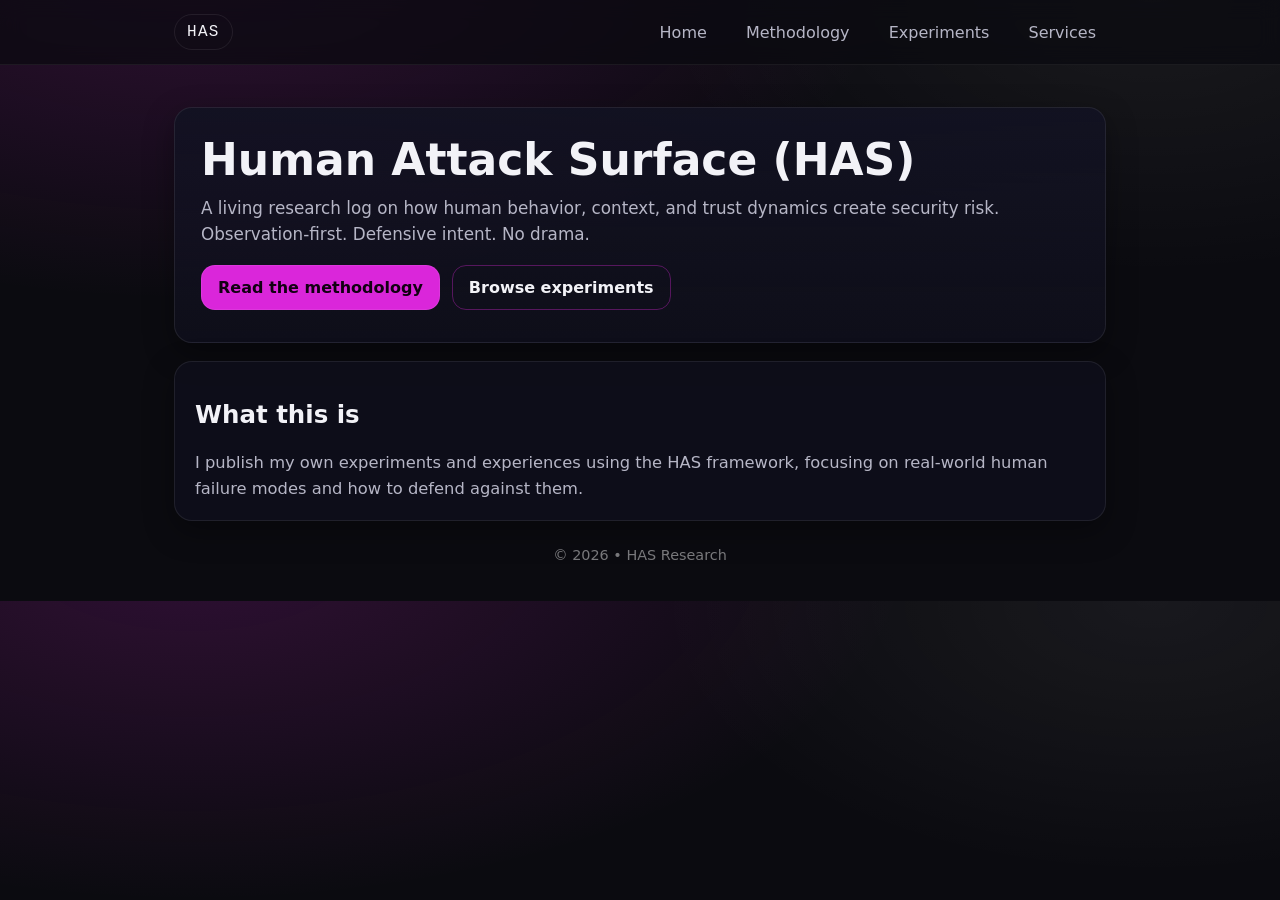
<file: index.html>
<!doctype html>
<html lang="en">
<head>
  <meta charset="utf-8" />
  <meta name="viewport" content="width=device-width,initial-scale=1" />
  <title>Human Attack Surface (HAS)</title>
  <meta name="description" content="Human Attack Surface (HAS) research: experiments in social engineering, behavioral security, and human failure modes." />
  <link rel="stylesheet" href="assets/styles.css" />
</head>
<body>
  <header class="site-header">
    <div class="wrap">
      <a class="brand" href="./">HAS</a>
      <nav class="nav">
        <a href="./">Home</a>
        <a href="methodology.html">Methodology</a>
        <a href="experiments.html">Experiments</a>
        <a href="services.html">Services</a>
      </nav>
    </div>
  </header>

  <main class="wrap">
    <section class="hero">
      <h1>Human Attack Surface (HAS)</h1>
      <p class="lede">
        A living research log on how human behavior, context, and trust dynamics create security risk.
        Observation-first. Defensive intent. No drama.
      </p>

      <div class="cta-row">
        <a class="btn" href="methodology.html">Read the methodology</a>
        <a class="btn ghost" href="experiments.html">Browse experiments</a>
      </div>
    </section>

    <section class="card">
      <h2>What this is</h2>
      <p>
        I publish my own experiments and experiences using the HAS framework, focusing on real-world human failure modes
        and how to defend against them.
      </p>
    </section>

    <footer class="footer">
      <p>© <span id="y"></span> • HAS Research</p>
    </footer>
  </main>

  <script>
    document.getElementById("y").textContent = new Date().getFullYear();
  </script>
</body>
</html>
</file>
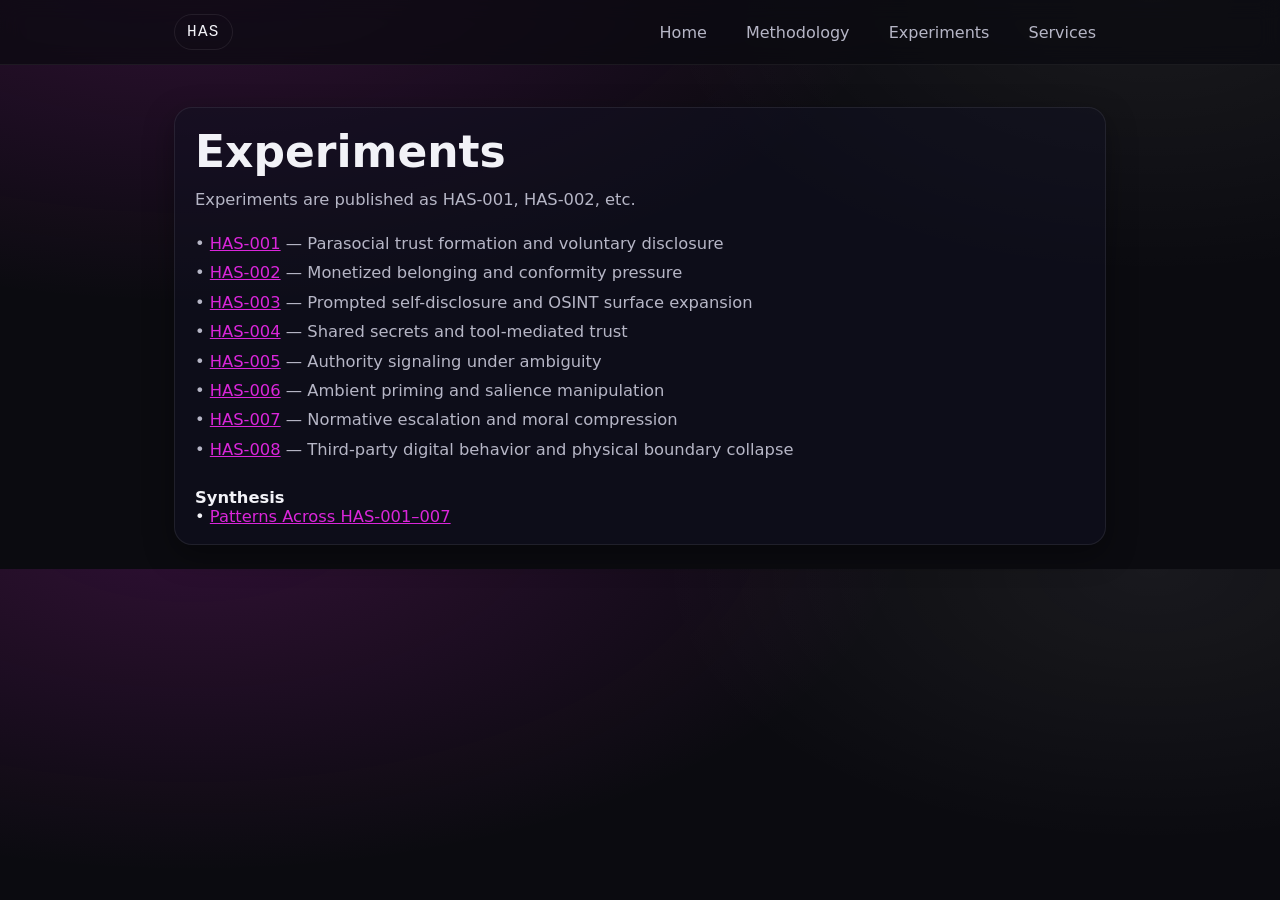
<file: experiments.html>
<!doctype html>
<html lang="en">
<head>
  <meta charset="utf-8" />
  <meta name="viewport" content="width=device-width,initial-scale=1" />
  <title>Experiments • HAS</title>
  <link rel="stylesheet" href="assets/styles.css" />
</head>
<body>
  <header class="site-header">
    <div class="wrap">
      <a class="brand" href="./">HAS</a>
      <nav class="nav">
        <a href="./">Home</a>
        <a href="methodology.html">Methodology</a>
        <a href="experiments.html">Experiments</a>
         <a href="services.html">Services</a>
      </nav>
    </div>
  </header>

  <main class="wrap">
    <section class="card">
  <h1>Experiments</h1>
  <p>Experiments are published as HAS-001, HAS-002, etc.</p>

  <div style="margin-top:16px; color:var(--muted); line-height:1.8">
    <div>• <a href="has-001.html">HAS-001</a> — Parasocial trust formation and voluntary disclosure
    </div>
    <div>• <a href="has-002.html">HAS-002</a> — Monetized belonging and conformity pressure</div>
    <div>• <a href="has-003.html">HAS-003</a> — Prompted self-disclosure and OSINT surface expansion</div>
    <div>• <a href="has-004.html">HAS-004</a> — Shared secrets and tool-mediated trust</div>
    <div>• <a href="has-005.html">HAS-005</a> — Authority signaling under ambiguity</div>
    <div>• <a href="has-006.html">HAS-006</a> — Ambient priming and salience manipulation</div>
    <div>• <a href="has-007.html">HAS-007</a> — Normative escalation and moral compression</div>
    <div>• <a href="has-008.html">HAS-008</a> — Third-party digital behavior and physical boundary collapse</div>
    </div>
      <div style="margin-top:24px">
  <strong>Synthesis</strong><br/>
  <div>• <a href="has-001-007.html">Patterns Across HAS-001–007</a></div>
</div>
</section>
  </main>
</body>
</html>
</file>
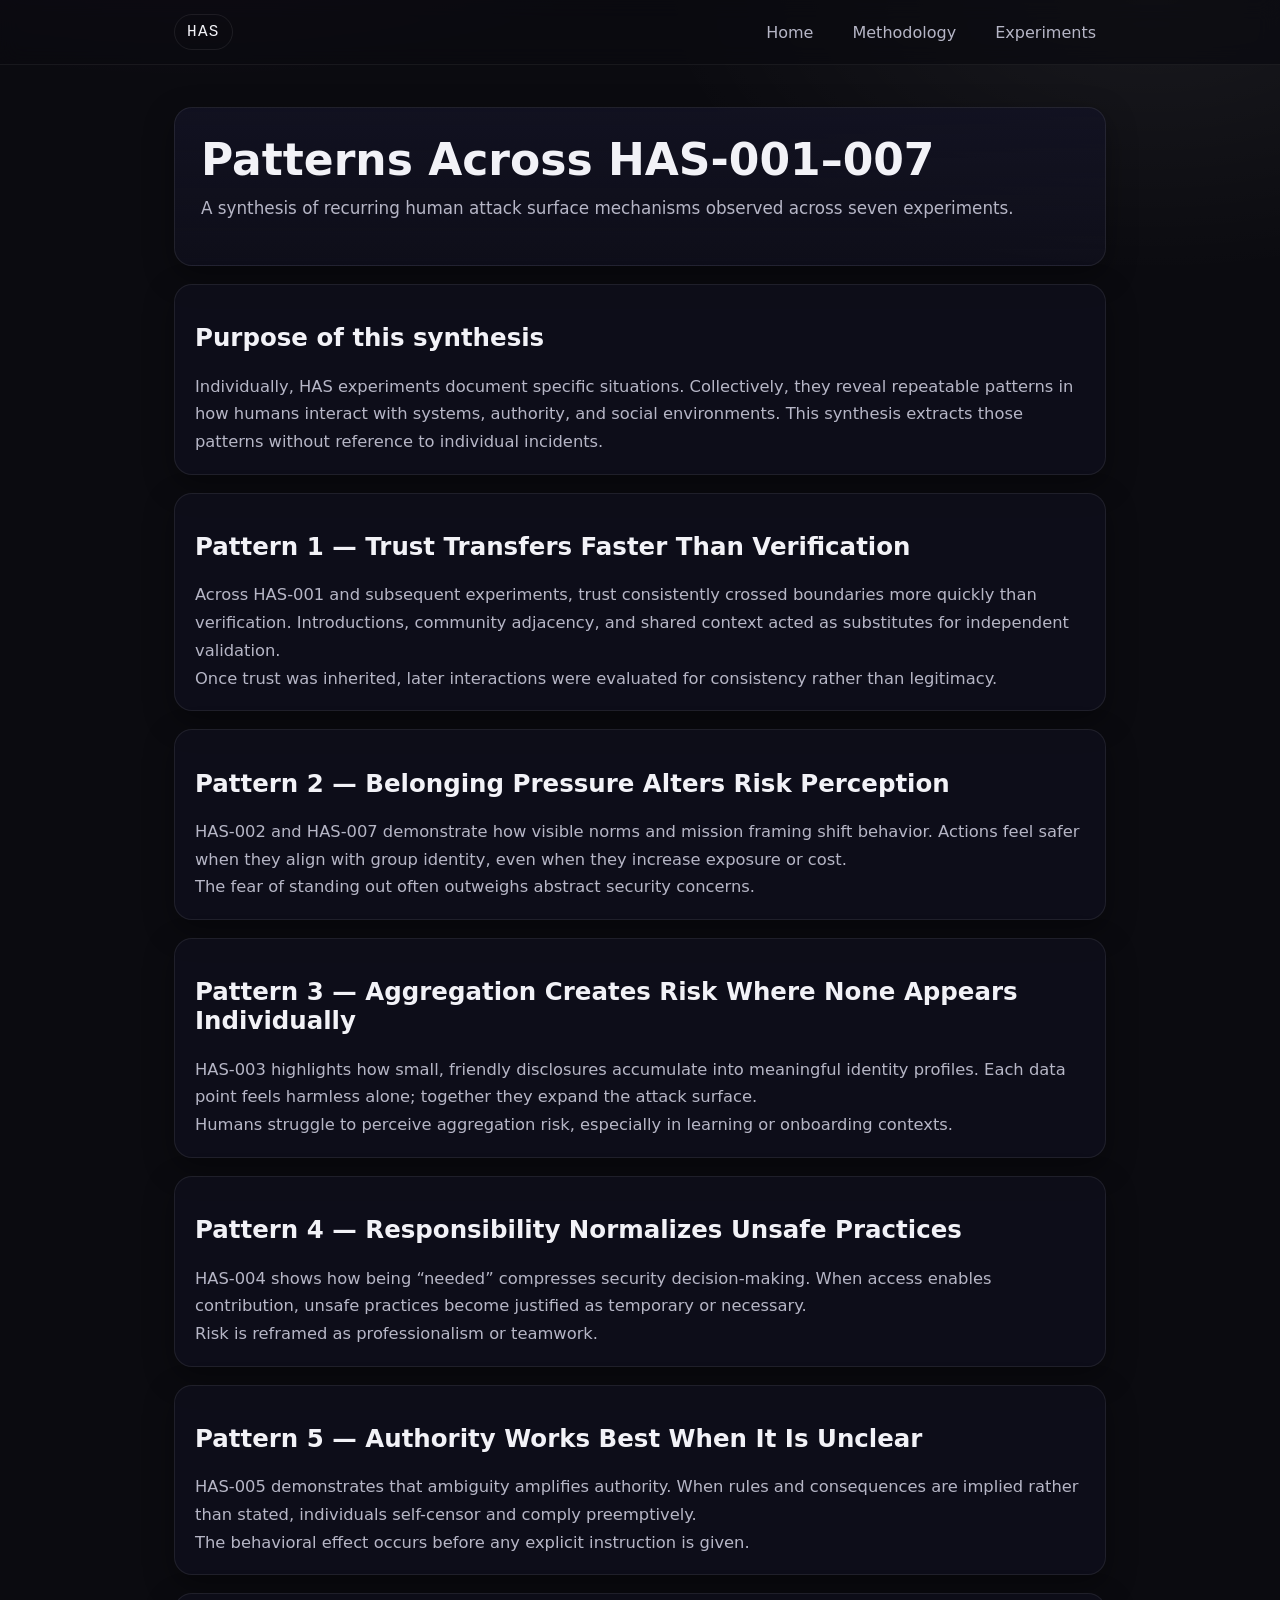
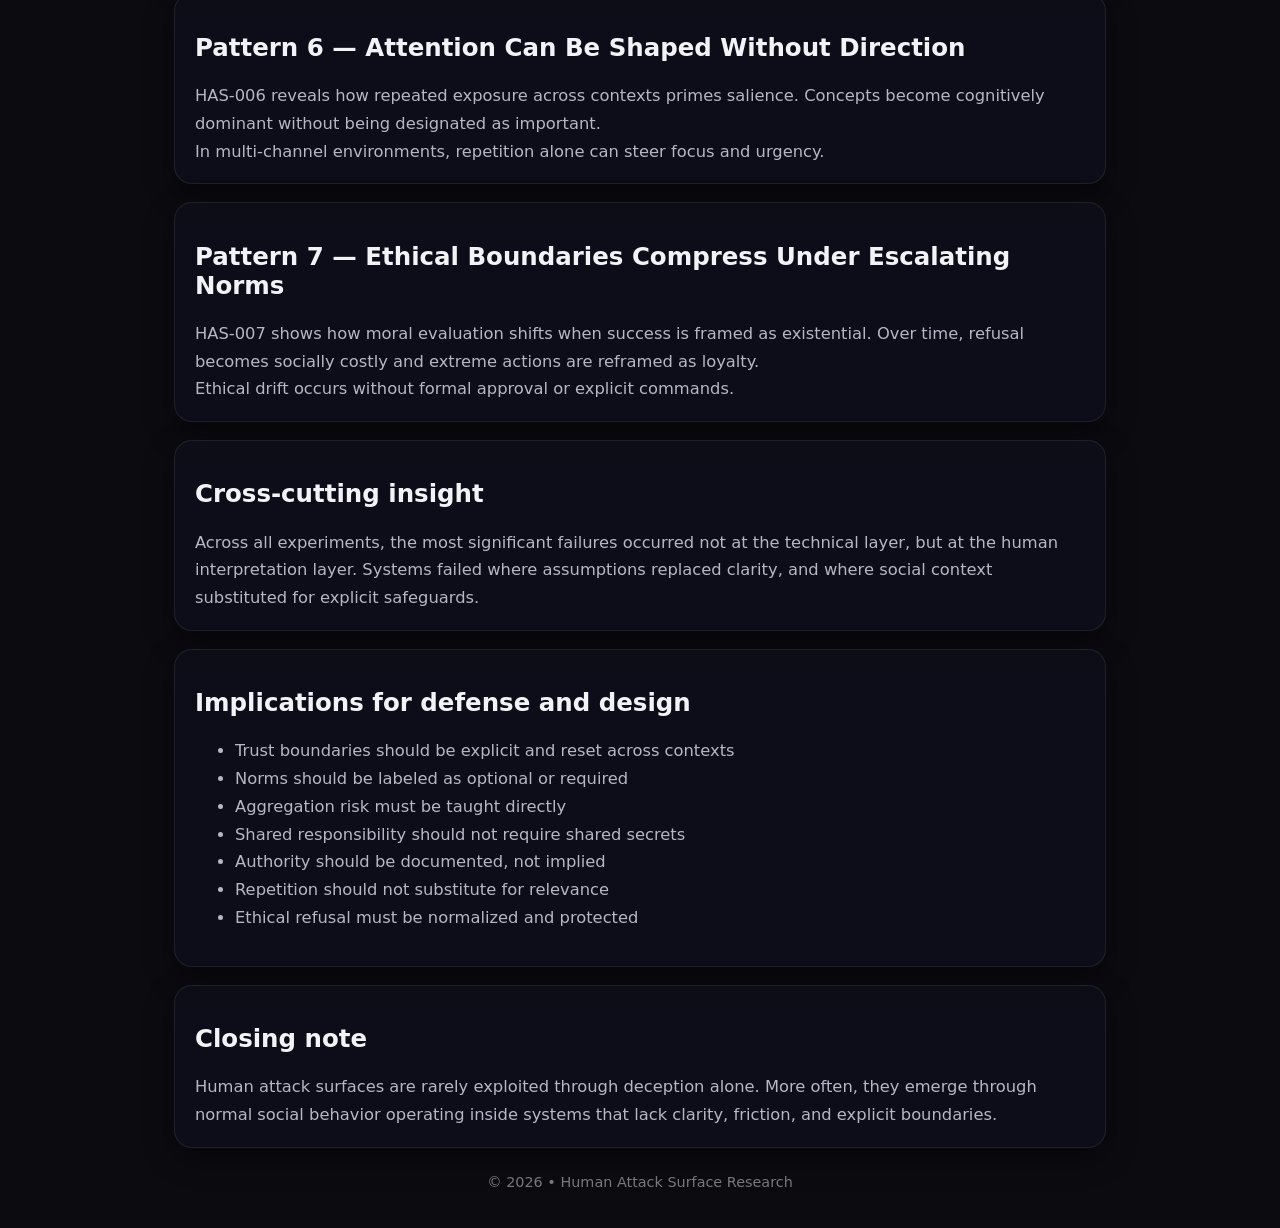
<file: has-001-007.html>
<!doctype html>
<html lang="en">
<head>
  <meta charset="utf-8" />
  <meta name="viewport" content="width=device-width,initial-scale=1" />
  <title>Patterns Across HAS-001–007 • Human Attack Surface</title>
  <meta name="description" content="A synthesis of recurring human attack surface patterns observed across HAS-001 through HAS-007." />
  <link rel="stylesheet" href="assets/styles.css" />
</head>
<body>
  <header class="site-header">
    <div class="wrap">
      <a class="brand" href="./">HAS</a>
      <nav class="nav">
        <a href="./">Home</a>
        <a href="methodology.html">Methodology</a>
        <a href="experiments.html">Experiments</a>
      </nav>
    </div>
  </header>

  <main class="wrap">
    <section class="hero">
      <h1>Patterns Across HAS-001–007</h1>
      <p class="lede">
        A synthesis of recurring human attack surface mechanisms observed across seven experiments.
      </p>
    </section>

    <section class="card">
      <h2>Purpose of this synthesis</h2>
      <p style="color:var(--muted); line-height:1.7">
        Individually, HAS experiments document specific situations. Collectively, they reveal
        repeatable patterns in how humans interact with systems, authority, and social environments.
        This synthesis extracts those patterns without reference to individual incidents.
      </p>
    </section>

    <section class="card">
      <h2>Pattern 1 — Trust Transfers Faster Than Verification</h2>
      <p style="color:var(--muted); line-height:1.7">
        Across HAS-001 and subsequent experiments, trust consistently crossed boundaries more
        quickly than verification. Introductions, community adjacency, and shared context acted
        as substitutes for independent validation.
      </p>
      <p style="color:var(--muted); line-height:1.7">
        Once trust was inherited, later interactions were evaluated for consistency rather than
        legitimacy.
      </p>
    </section>

    <section class="card">
      <h2>Pattern 2 — Belonging Pressure Alters Risk Perception</h2>
      <p style="color:var(--muted); line-height:1.7">
        HAS-002 and HAS-007 demonstrate how visible norms and mission framing shift behavior.
        Actions feel safer when they align with group identity, even when they increase exposure
        or cost.
      </p>
      <p style="color:var(--muted); line-height:1.7">
        The fear of standing out often outweighs abstract security concerns.
      </p>
    </section>

    <section class="card">
      <h2>Pattern 3 — Aggregation Creates Risk Where None Appears Individually</h2>
      <p style="color:var(--muted); line-height:1.7">
        HAS-003 highlights how small, friendly disclosures accumulate into meaningful identity
        profiles. Each data point feels harmless alone; together they expand the attack surface.
      </p>
      <p style="color:var(--muted); line-height:1.7">
        Humans struggle to perceive aggregation risk, especially in learning or onboarding contexts.
      </p>
    </section>

    <section class="card">
      <h2>Pattern 4 — Responsibility Normalizes Unsafe Practices</h2>
      <p style="color:var(--muted); line-height:1.7">
        HAS-004 shows how being “needed” compresses security decision-making. When access enables
        contribution, unsafe practices become justified as temporary or necessary.
      </p>
      <p style="color:var(--muted); line-height:1.7">
        Risk is reframed as professionalism or teamwork.
      </p>
    </section>

    <section class="card">
      <h2>Pattern 5 — Authority Works Best When It Is Unclear</h2>
      <p style="color:var(--muted); line-height:1.7">
        HAS-005 demonstrates that ambiguity amplifies authority. When rules and consequences are
        implied rather than stated, individuals self-censor and comply preemptively.
      </p>
      <p style="color:var(--muted); line-height:1.7">
        The behavioral effect occurs before any explicit instruction is given.
      </p>
    </section>

    <section class="card">
      <h2>Pattern 6 — Attention Can Be Shaped Without Direction</h2>
      <p style="color:var(--muted); line-height:1.7">
        HAS-006 reveals how repeated exposure across contexts primes salience. Concepts become
        cognitively dominant without being designated as important.
      </p>
      <p style="color:var(--muted); line-height:1.7">
        In multi-channel environments, repetition alone can steer focus and urgency.
      </p>
    </section>

    <section class="card">
      <h2>Pattern 7 — Ethical Boundaries Compress Under Escalating Norms</h2>
      <p style="color:var(--muted); line-height:1.7">
        HAS-007 shows how moral evaluation shifts when success is framed as existential.
        Over time, refusal becomes socially costly and extreme actions are reframed as loyalty.
      </p>
      <p style="color:var(--muted); line-height:1.7">
        Ethical drift occurs without formal approval or explicit commands.
      </p>
    </section>

    <section class="card">
      <h2>Cross-cutting insight</h2>
      <p style="color:var(--muted); line-height:1.7">
        Across all experiments, the most significant failures occurred not at the technical layer,
        but at the human interpretation layer. Systems failed where assumptions replaced clarity,
        and where social context substituted for explicit safeguards.
      </p>
    </section>

    <section class="card">
      <h2>Implications for defense and design</h2>
      <ul style="color:var(--muted); line-height:1.7">
        <li>Trust boundaries should be explicit and reset across contexts</li>
        <li>Norms should be labeled as optional or required</li>
        <li>Aggregation risk must be taught directly</li>
        <li>Shared responsibility should not require shared secrets</li>
        <li>Authority should be documented, not implied</li>
        <li>Repetition should not substitute for relevance</li>
        <li>Ethical refusal must be normalized and protected</li>
      </ul>
    </section>

    <section class="card">
      <h2>Closing note</h2>
      <p style="color:var(--muted); line-height:1.7">
        Human attack surfaces are rarely exploited through deception alone. More often, they
        emerge through normal social behavior operating inside systems that lack clarity,
        friction, and explicit boundaries.
      </p>
    </section>

    <footer class="footer">
      <p>© <span id="y"></span> • Human Attack Surface Research</p>
    </footer>
  </main>

  <script>
    document.getElementById("y").textContent = new Date().getFullYear();
  </script>
</body>
</html>
</file>
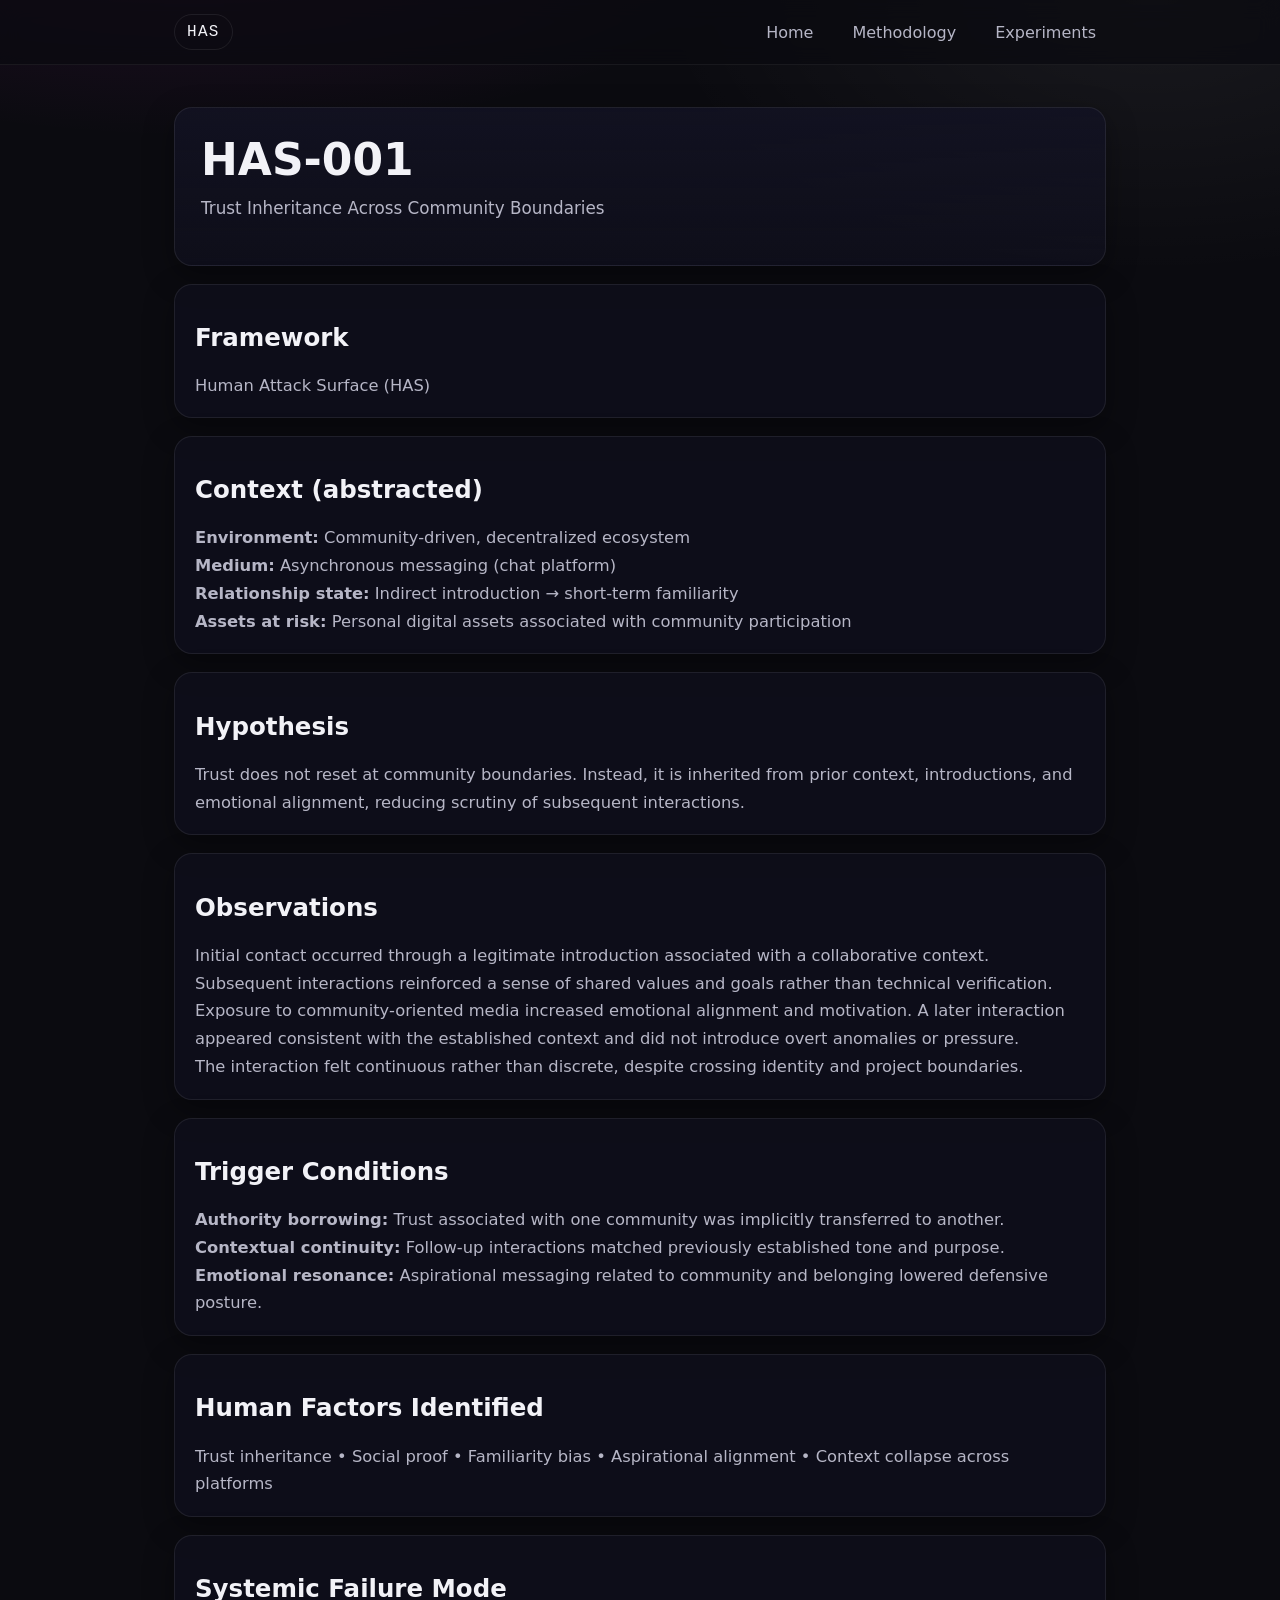
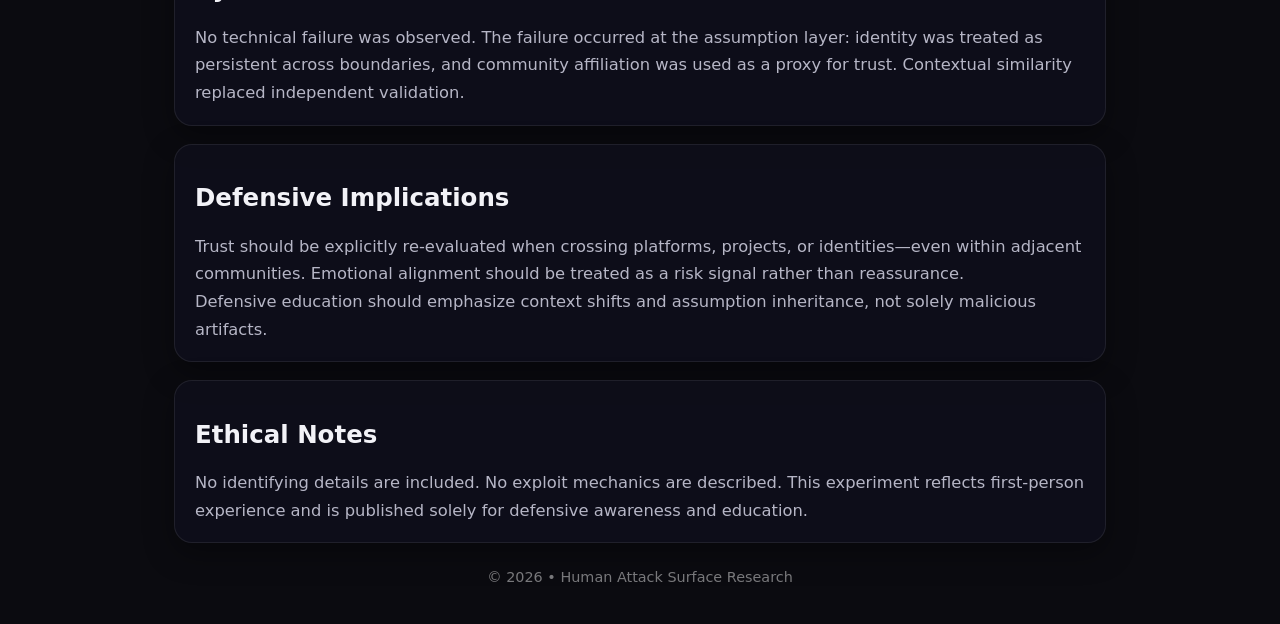
<file: has-001.html>
<!doctype html>
<html lang="en">
<head>
  <meta charset="utf-8" />
  <meta name="viewport" content="width=device-width,initial-scale=1" />
  <title>HAS-001 • Trust Inheritance Across Community Boundaries</title>
  <meta name="description" content="HAS-001 examines how trust is inherited across community boundaries and how contextual continuity alters risk perception." />
  <link rel="stylesheet" href="assets/styles.css" />
</head>
<body>
  <header class="site-header">
    <div class="wrap">
      <a class="brand" href="./">HAS</a>
      <nav class="nav">
        <a href="./">Home</a>
        <a href="methodology.html">Methodology</a>
        <a href="experiments.html">Experiments</a>
      </nav>
    </div>
  </header>

  <main class="wrap">
    <section class="hero">
      <h1>HAS-001</h1>
      <p class="lede">
        Trust Inheritance Across Community Boundaries
      </p>
    </section>

    <section class="card">
      <h2>Framework</h2>
      <p>Human Attack Surface (HAS)</p>
    </section>

    <section class="card">
      <h2>Context (abstracted)</h2>
      <p style="color:var(--muted); line-height:1.7">
        <strong>Environment:</strong> Community-driven, decentralized ecosystem<br/>
        <strong>Medium:</strong> Asynchronous messaging (chat platform)<br/>
        <strong>Relationship state:</strong> Indirect introduction → short-term familiarity<br/>
        <strong>Assets at risk:</strong> Personal digital assets associated with community participation
      </p>
    </section>

    <section class="card">
      <h2>Hypothesis</h2>
      <p style="color:var(--muted); line-height:1.7">
        Trust does not reset at community boundaries. Instead, it is inherited from prior context,
        introductions, and emotional alignment, reducing scrutiny of subsequent interactions.
      </p>
    </section>

    <section class="card">
      <h2>Observations</h2>
      <p style="color:var(--muted); line-height:1.7">
        Initial contact occurred through a legitimate introduction associated with a collaborative
        context. Subsequent interactions reinforced a sense of shared values and goals rather than
        technical verification.
      </p>
      <p style="color:var(--muted); line-height:1.7">
        Exposure to community-oriented media increased emotional alignment and motivation. A later
        interaction appeared consistent with the established context and did not introduce overt
        anomalies or pressure.
      </p>
      <p style="color:var(--muted); line-height:1.7">
        The interaction felt continuous rather than discrete, despite crossing identity and project
        boundaries.
      </p>
    </section>

    <section class="card">
      <h2>Trigger Conditions</h2>
      <p style="color:var(--muted); line-height:1.7">
        <strong>Authority borrowing:</strong> Trust associated with one community was implicitly transferred to another.<br/>
        <strong>Contextual continuity:</strong> Follow-up interactions matched previously established tone and purpose.<br/>
        <strong>Emotional resonance:</strong> Aspirational messaging related to community and belonging lowered defensive posture.
      </p>
    </section>

    <section class="card">
      <h2>Human Factors Identified</h2>
      <p style="color:var(--muted); line-height:1.7">
        Trust inheritance • Social proof • Familiarity bias • Aspirational alignment • Context collapse across platforms
      </p>
    </section>

    <section class="card">
      <h2>Systemic Failure Mode</h2>
      <p style="color:var(--muted); line-height:1.7">
        No technical failure was observed. The failure occurred at the assumption layer: identity was
        treated as persistent across boundaries, and community affiliation was used as a proxy for trust.
        Contextual similarity replaced independent validation.
      </p>
    </section>

    <section class="card">
      <h2>Defensive Implications</h2>
      <p style="color:var(--muted); line-height:1.7">
        Trust should be explicitly re-evaluated when crossing platforms, projects, or identities—even
        within adjacent communities. Emotional alignment should be treated as a risk signal rather than
        reassurance.
      </p>
      <p style="color:var(--muted); line-height:1.7">
        Defensive education should emphasize context shifts and assumption inheritance, not solely
        malicious artifacts.
      </p>
    </section>

    <section class="card">
      <h2>Ethical Notes</h2>
      <p style="color:var(--muted); line-height:1.7">
        No identifying details are included. No exploit mechanics are described. This experiment reflects
        first-person experience and is published solely for defensive awareness and education.
      </p>
    </section>

    <footer class="footer">
      <p>© <span id="y"></span> • Human Attack Surface Research</p>
    </footer>
  </main>

  <script>
    document.getElementById("y").textContent = new Date().getFullYear();
  </script>
</body>
</html>
</file>
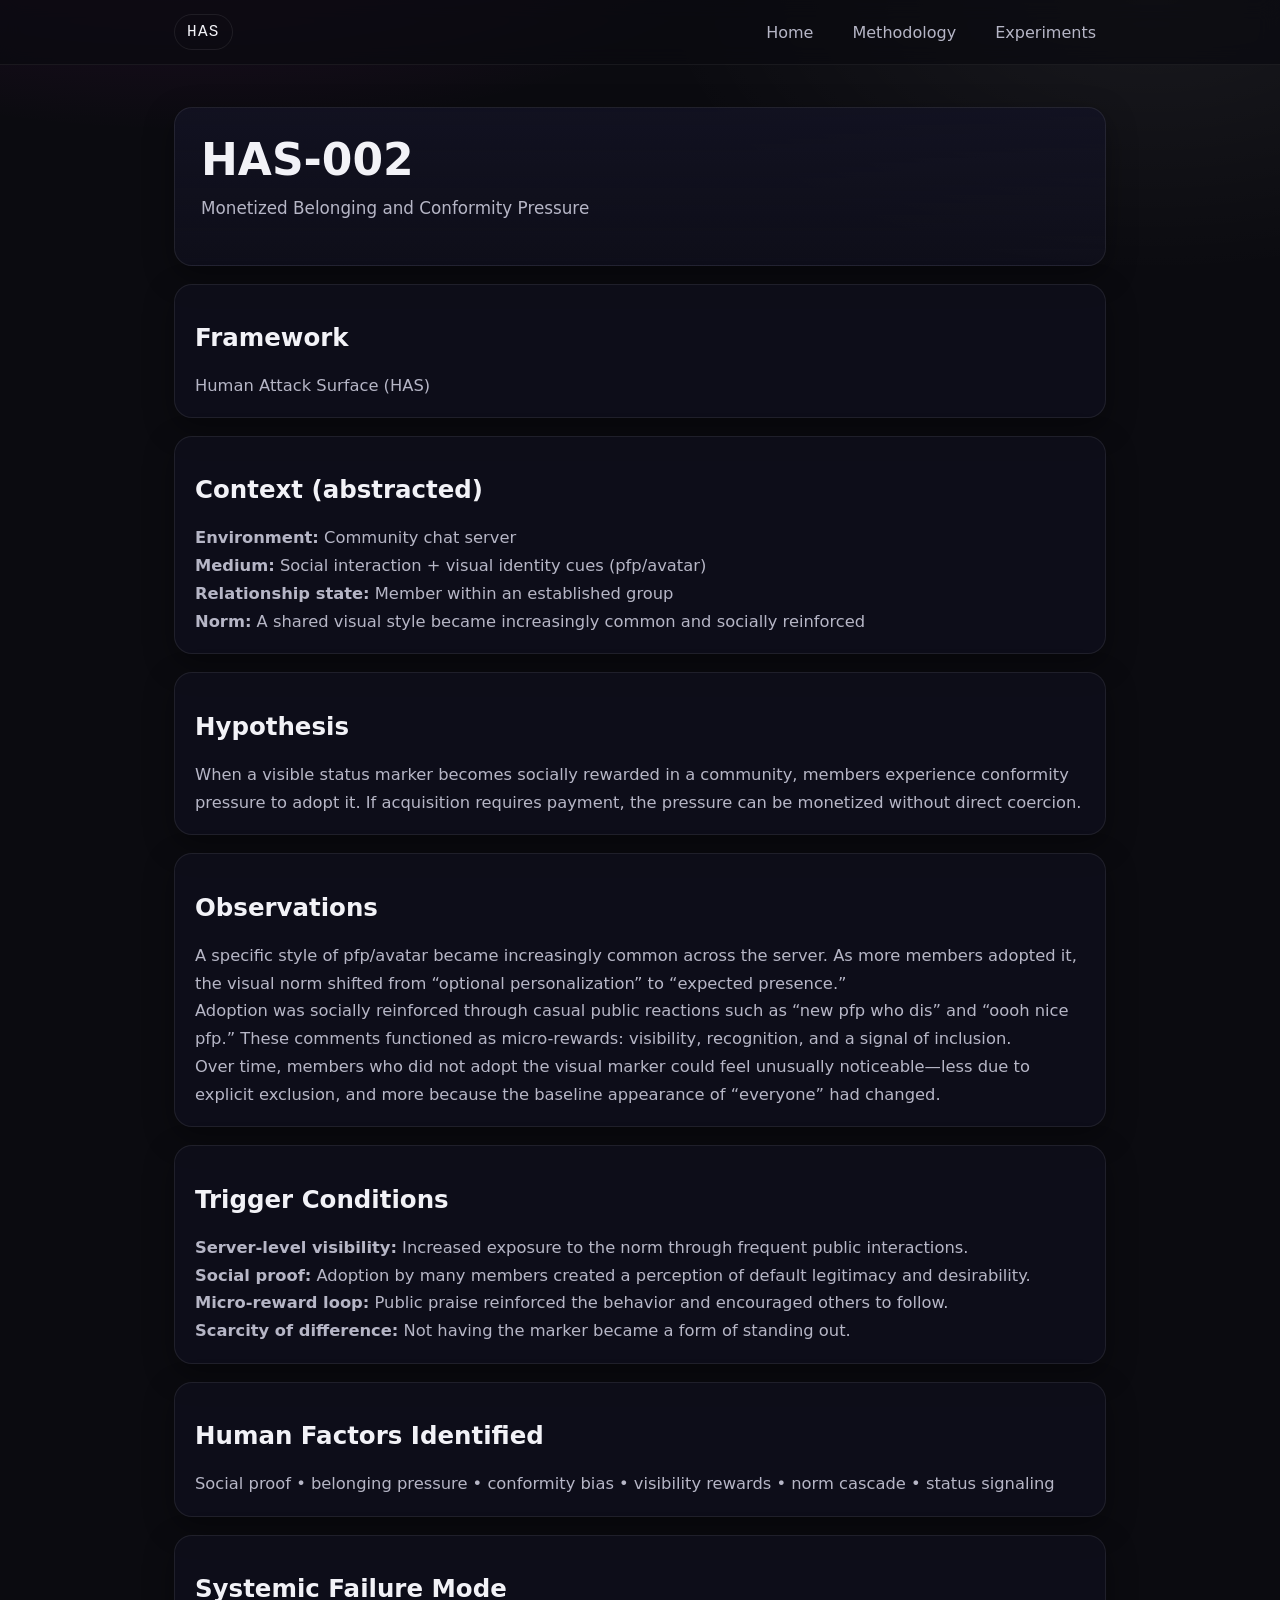
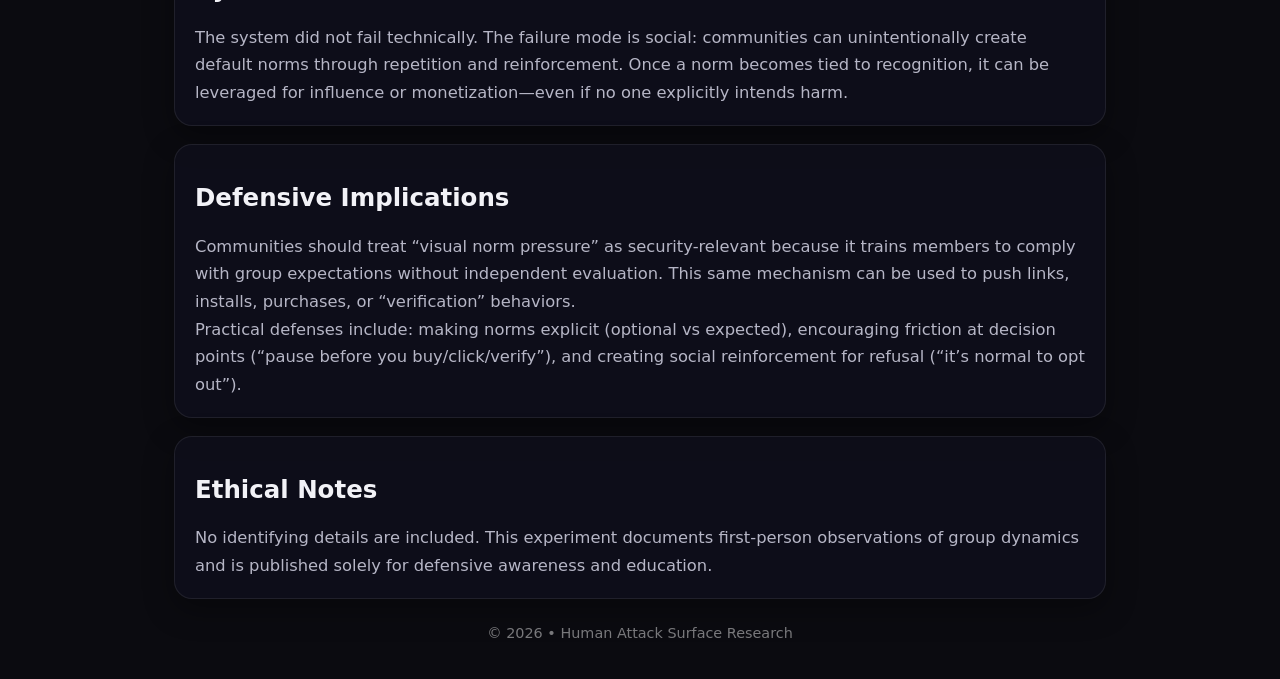
<file: has-002.html>
<!doctype html>
<html lang="en">
<head>
  <meta charset="utf-8" />
  <meta name="viewport" content="width=device-width,initial-scale=1" />
  <title>HAS-002 • Monetized Belonging and Conformity Pressure</title>
  <meta name="description" content="HAS-002 examines how social proof and visible community norms create conformity pressure that can be monetized." />
  <link rel="stylesheet" href="assets/styles.css" />
</head>
<body>
  <header class="site-header">
    <div class="wrap">
      <a class="brand" href="./">HAS</a>
      <nav class="nav">
        <a href="./">Home</a>
        <a href="methodology.html">Methodology</a>
        <a href="experiments.html">Experiments</a>
      </nav>
    </div>
  </header>

  <main class="wrap">
    <section class="hero">
      <h1>HAS-002</h1>
      <p class="lede">Monetized Belonging and Conformity Pressure</p>
    </section>

    <section class="card">
      <h2>Framework</h2>
      <p>Human Attack Surface (HAS)</p>
    </section>

    <section class="card">
      <h2>Context (abstracted)</h2>
      <p style="color:var(--muted); line-height:1.7">
        <strong>Environment:</strong> Community chat server<br/>
        <strong>Medium:</strong> Social interaction + visual identity cues (pfp/avatar)<br/>
        <strong>Relationship state:</strong> Member within an established group<br/>
        <strong>Norm:</strong> A shared visual style became increasingly common and socially reinforced
      </p>
    </section>

    <section class="card">
      <h2>Hypothesis</h2>
      <p style="color:var(--muted); line-height:1.7">
        When a visible status marker becomes socially rewarded in a community, members experience
        conformity pressure to adopt it. If acquisition requires payment, the pressure can be monetized
        without direct coercion.
      </p>
    </section>

    <section class="card">
      <h2>Observations</h2>
      <p style="color:var(--muted); line-height:1.7">
        A specific style of pfp/avatar became increasingly common across the server. As more members adopted
        it, the visual norm shifted from “optional personalization” to “expected presence.”
      </p>
      <p style="color:var(--muted); line-height:1.7">
        Adoption was socially reinforced through casual public reactions such as “new pfp who dis” and
        “oooh nice pfp.” These comments functioned as micro-rewards: visibility, recognition, and a signal
        of inclusion.
      </p>
      <p style="color:var(--muted); line-height:1.7">
        Over time, members who did not adopt the visual marker could feel unusually noticeable—less due to
        explicit exclusion, and more because the baseline appearance of “everyone” had changed.
      </p>
    </section>

    <section class="card">
      <h2>Trigger Conditions</h2>
      <p style="color:var(--muted); line-height:1.7">
        <strong>Server-level visibility:</strong> Increased exposure to the norm through frequent public interactions.<br/>
        <strong>Social proof:</strong> Adoption by many members created a perception of default legitimacy and desirability.<br/>
        <strong>Micro-reward loop:</strong> Public praise reinforced the behavior and encouraged others to follow.<br/>
        <strong>Scarcity of difference:</strong> Not having the marker became a form of standing out.
      </p>
    </section>

    <section class="card">
      <h2>Human Factors Identified</h2>
      <p style="color:var(--muted); line-height:1.7">
        Social proof • belonging pressure • conformity bias • visibility rewards • norm cascade • status signaling
      </p>
    </section>

    <section class="card">
      <h2>Systemic Failure Mode</h2>
      <p style="color:var(--muted); line-height:1.7">
        The system did not fail technically. The failure mode is social: communities can unintentionally create
        default norms through repetition and reinforcement. Once a norm becomes tied to recognition, it can be
        leveraged for influence or monetization—even if no one explicitly intends harm.
      </p>
    </section>

    <section class="card">
      <h2>Defensive Implications</h2>
      <p style="color:var(--muted); line-height:1.7">
        Communities should treat “visual norm pressure” as security-relevant because it trains members to comply with
        group expectations without independent evaluation. This same mechanism can be used to push links, installs,
        purchases, or “verification” behaviors.
      </p>
      <p style="color:var(--muted); line-height:1.7">
        Practical defenses include: making norms explicit (optional vs expected), encouraging friction at decision points
        (“pause before you buy/click/verify”), and creating social reinforcement for refusal (“it’s normal to opt out”).
      </p>
    </section>

    <section class="card">
      <h2>Ethical Notes</h2>
      <p style="color:var(--muted); line-height:1.7">
        No identifying details are included. This experiment documents first-person observations of group dynamics and
        is published solely for defensive awareness and education.
      </p>
    </section>

    <footer class="footer">
      <p>© <span id="y"></span> • Human Attack Surface Research</p>
    </footer>
  </main>

  <script>
    document.getElementById("y").textContent = new Date().getFullYear();
  </script>
</body>
</html>
</file>
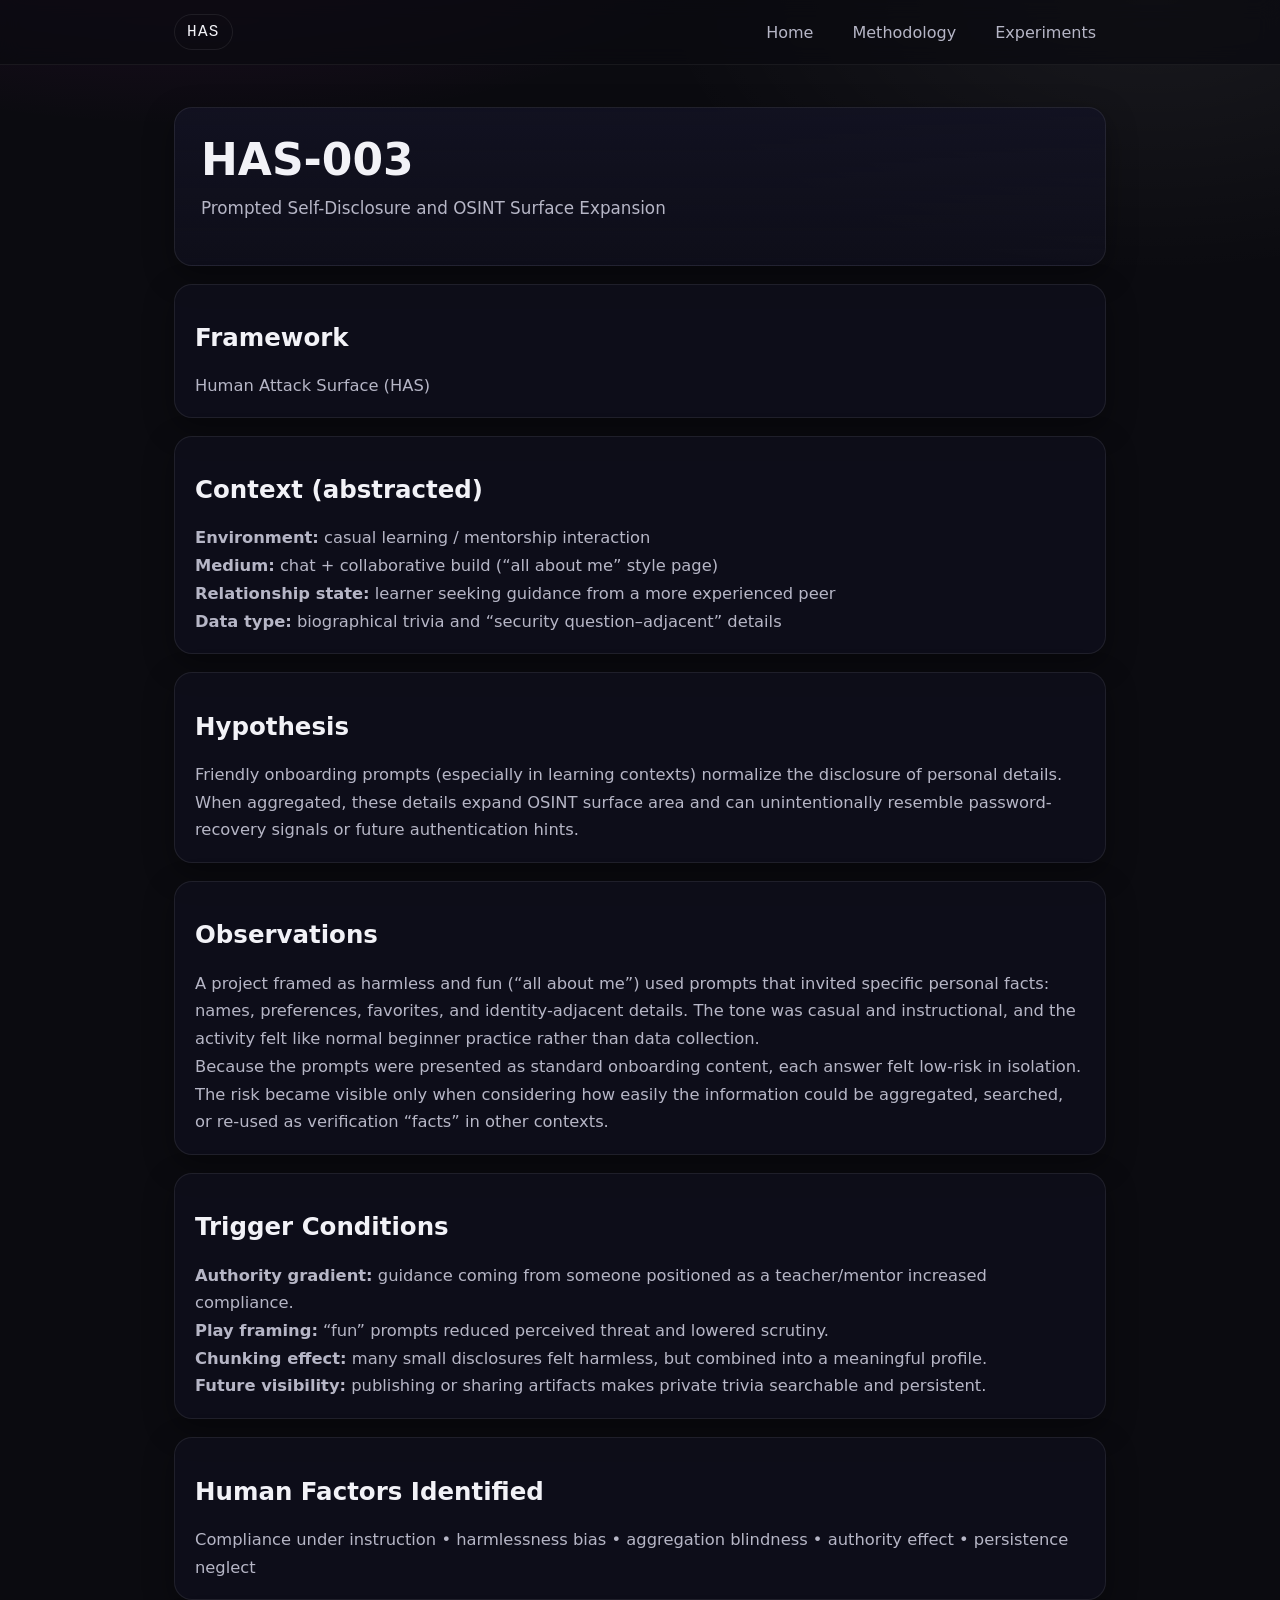
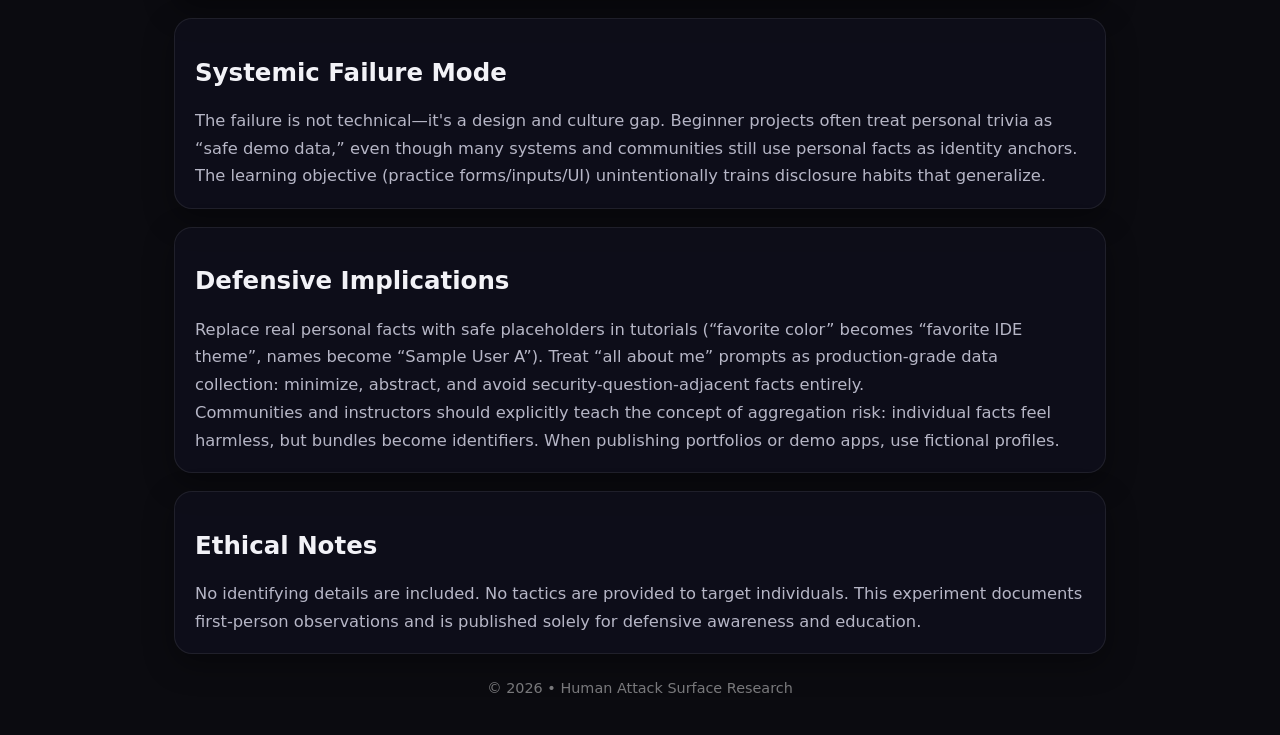
<file: has-003.html>
<!doctype html>
<html lang="en">
<head>
  <meta charset="utf-8" />
  <meta name="viewport" content="width=device-width,initial-scale=1" />
  <title>HAS-003 • Prompted Self-Disclosure and OSINT Surface Expansion</title>
  <meta name="description" content="HAS-003 examines how friendly prompts and onboarding-style projects can expand OSINT surface area through voluntary self-disclosure." />
  <link rel="stylesheet" href="assets/styles.css" />
</head>
<body>
  <header class="site-header">
    <div class="wrap">
      <a class="brand" href="./">HAS</a>
      <nav class="nav">
        <a href="./">Home</a>
        <a href="methodology.html">Methodology</a>
        <a href="experiments.html">Experiments</a>
      </nav>
    </div>
  </header>

  <main class="wrap">
    <section class="hero">
      <h1>HAS-003</h1>
      <p class="lede">Prompted Self-Disclosure and OSINT Surface Expansion</p>
    </section>

    <section class="card">
      <h2>Framework</h2>
      <p>Human Attack Surface (HAS)</p>
    </section>

    <section class="card">
      <h2>Context (abstracted)</h2>
      <p style="color:var(--muted); line-height:1.7">
        <strong>Environment:</strong> casual learning / mentorship interaction<br/>
        <strong>Medium:</strong> chat + collaborative build (“all about me” style page)<br/>
        <strong>Relationship state:</strong> learner seeking guidance from a more experienced peer<br/>
        <strong>Data type:</strong> biographical trivia and “security question–adjacent” details
      </p>
    </section>

    <section class="card">
      <h2>Hypothesis</h2>
      <p style="color:var(--muted); line-height:1.7">
        Friendly onboarding prompts (especially in learning contexts) normalize the disclosure of personal details.
        When aggregated, these details expand OSINT surface area and can unintentionally resemble password-recovery
        signals or future authentication hints.
      </p>
    </section>

    <section class="card">
      <h2>Observations</h2>
      <p style="color:var(--muted); line-height:1.7">
        A project framed as harmless and fun (“all about me”) used prompts that invited specific personal facts:
        names, preferences, favorites, and identity-adjacent details. The tone was casual and instructional, and the
        activity felt like normal beginner practice rather than data collection.
      </p>
      <p style="color:var(--muted); line-height:1.7">
        Because the prompts were presented as standard onboarding content, each answer felt low-risk in isolation.
        The risk became visible only when considering how easily the information could be aggregated, searched, or
        re-used as verification “facts” in other contexts.
      </p>
    </section>

    <section class="card">
      <h2>Trigger Conditions</h2>
      <p style="color:var(--muted); line-height:1.7">
        <strong>Authority gradient:</strong> guidance coming from someone positioned as a teacher/mentor increased compliance.<br/>
        <strong>Play framing:</strong> “fun” prompts reduced perceived threat and lowered scrutiny.<br/>
        <strong>Chunking effect:</strong> many small disclosures felt harmless, but combined into a meaningful profile.<br/>
        <strong>Future visibility:</strong> publishing or sharing artifacts makes private trivia searchable and persistent.
      </p>
    </section>

    <section class="card">
      <h2>Human Factors Identified</h2>
      <p style="color:var(--muted); line-height:1.7">
        Compliance under instruction • harmlessness bias • aggregation blindness • authority effect • persistence neglect
      </p>
    </section>

    <section class="card">
      <h2>Systemic Failure Mode</h2>
      <p style="color:var(--muted); line-height:1.7">
        The failure is not technical—it's a design and culture gap. Beginner projects often treat personal trivia as
        “safe demo data,” even though many systems and communities still use personal facts as identity anchors.
        The learning objective (practice forms/inputs/UI) unintentionally trains disclosure habits that generalize.
      </p>
    </section>

    <section class="card">
      <h2>Defensive Implications</h2>
      <p style="color:var(--muted); line-height:1.7">
        Replace real personal facts with safe placeholders in tutorials (“favorite color” becomes “favorite IDE theme”,
        names become “Sample User A”). Treat “all about me” prompts as production-grade data collection: minimize,
        abstract, and avoid security-question-adjacent facts entirely.
      </p>
      <p style="color:var(--muted); line-height:1.7">
        Communities and instructors should explicitly teach the concept of aggregation risk: individual facts feel
        harmless, but bundles become identifiers. When publishing portfolios or demo apps, use fictional profiles.
      </p>
    </section>

    <section class="card">
      <h2>Ethical Notes</h2>
      <p style="color:var(--muted); line-height:1.7">
        No identifying details are included. No tactics are provided to target individuals. This experiment documents
        first-person observations and is published solely for defensive awareness and education.
      </p>
    </section>

    <footer class="footer">
      <p>© <span id="y"></span> • Human Attack Surface Research</p>
    </footer>
  </main>

  <script>
    document.getElementById("y").textContent = new Date().getFullYear();
  </script>
</body>
</html>
</file>
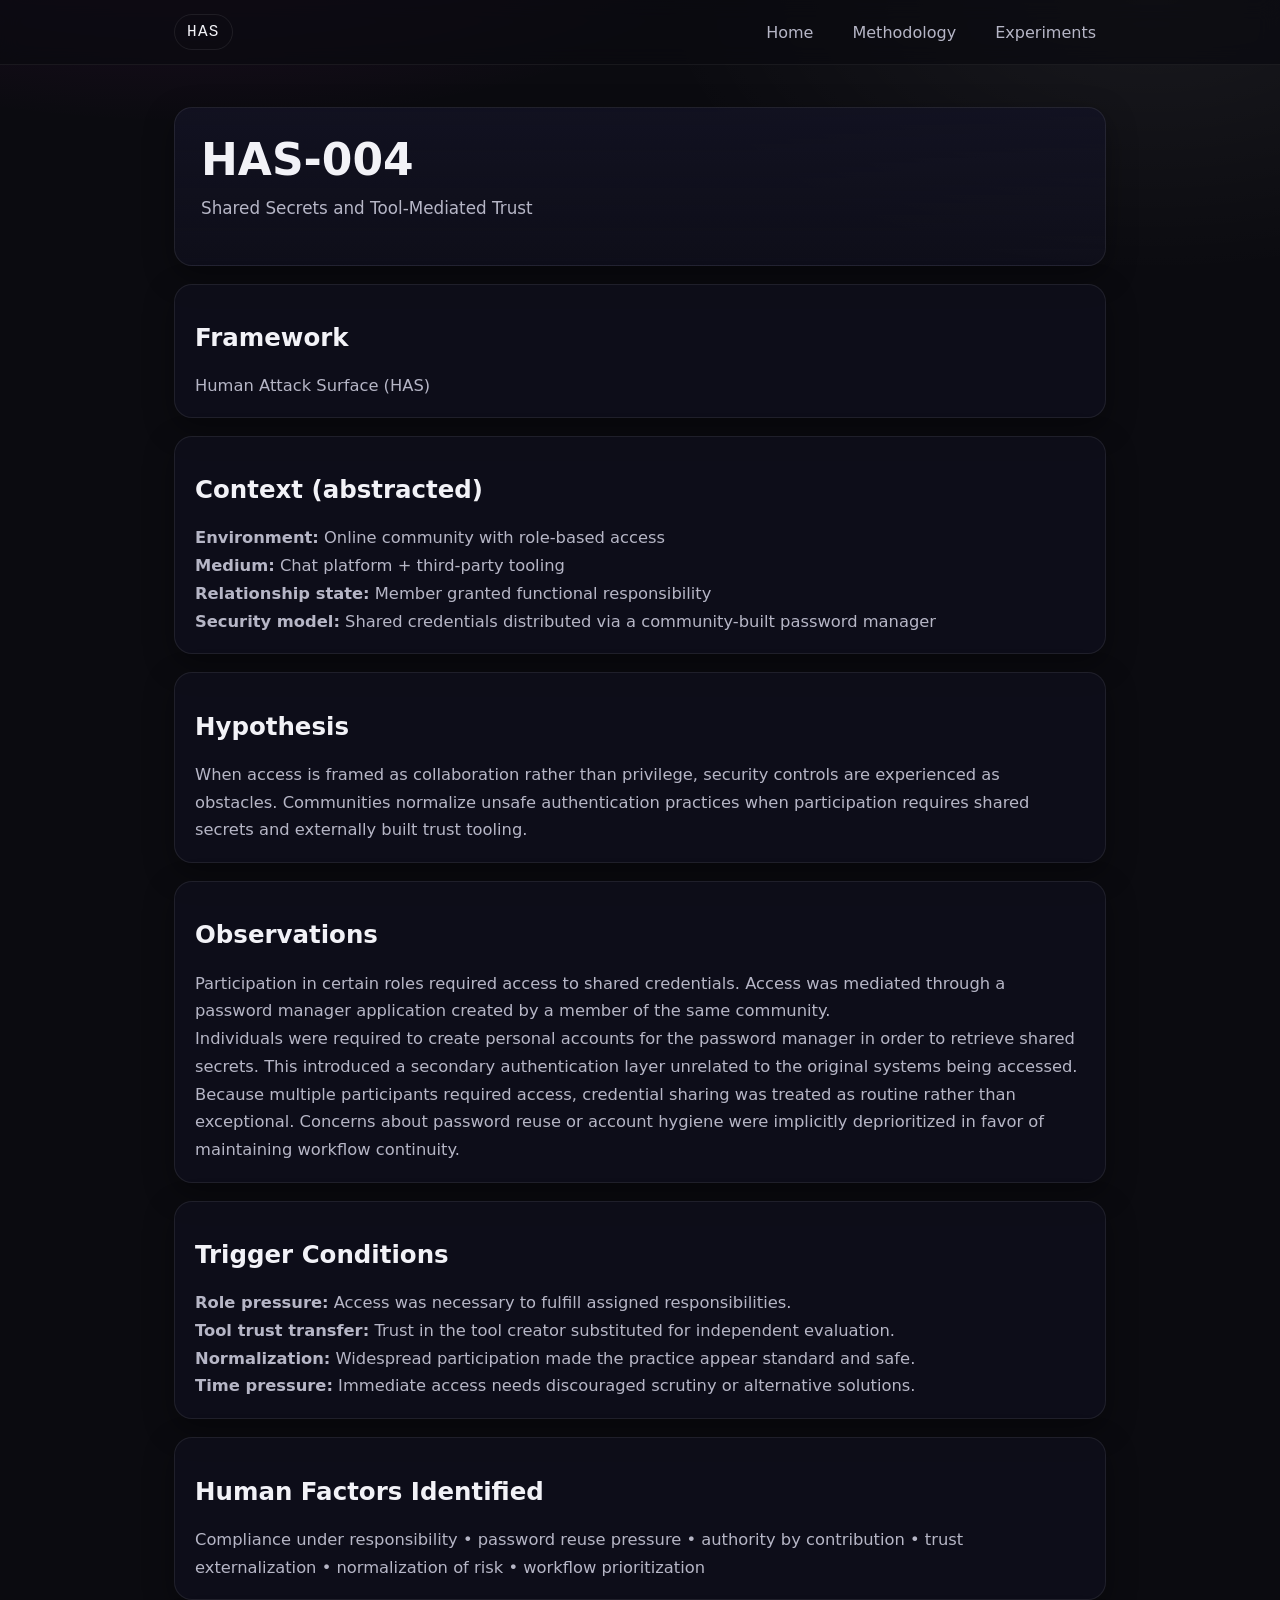
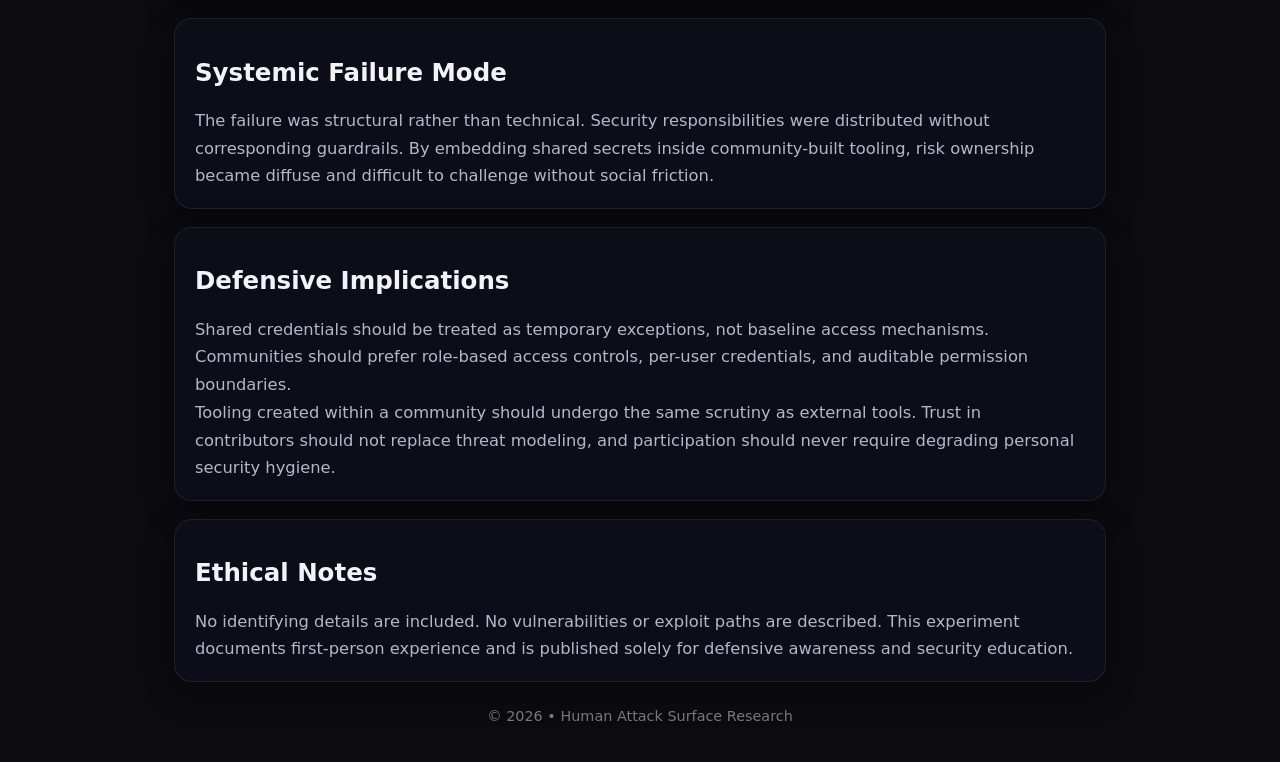
<file: has-004.html>
<!doctype html>
<html lang="en">
<head>
  <meta charset="utf-8" />
  <meta name="viewport" content="width=device-width,initial-scale=1" />
  <title>HAS-004 • Shared Secrets and Tool-Mediated Trust</title>
  <meta name="description" content="HAS-004 examines how shared credentials and community-built security tools normalize unsafe authentication behavior." />
  <link rel="stylesheet" href="assets/styles.css" />
</head>
<body>
  <header class="site-header">
    <div class="wrap">
      <a class="brand" href="./">HAS</a>
      <nav class="nav">
        <a href="./">Home</a>
        <a href="methodology.html">Methodology</a>
        <a href="experiments.html">Experiments</a>
      </nav>
    </div>
  </header>

  <main class="wrap">
    <section class="hero">
      <h1>HAS-004</h1>
      <p class="lede">Shared Secrets and Tool-Mediated Trust</p>
    </section>

    <section class="card">
      <h2>Framework</h2>
      <p>Human Attack Surface (HAS)</p>
    </section>

    <section class="card">
      <h2>Context (abstracted)</h2>
      <p style="color:var(--muted); line-height:1.7">
        <strong>Environment:</strong> Online community with role-based access<br/>
        <strong>Medium:</strong> Chat platform + third-party tooling<br/>
        <strong>Relationship state:</strong> Member granted functional responsibility<br/>
        <strong>Security model:</strong> Shared credentials distributed via a community-built password manager
      </p>
    </section>

    <section class="card">
      <h2>Hypothesis</h2>
      <p style="color:var(--muted); line-height:1.7">
        When access is framed as collaboration rather than privilege, security controls are experienced
        as obstacles. Communities normalize unsafe authentication practices when participation requires
        shared secrets and externally built trust tooling.
      </p>
    </section>

    <section class="card">
      <h2>Observations</h2>
      <p style="color:var(--muted); line-height:1.7">
        Participation in certain roles required access to shared credentials. Access was mediated through
        a password manager application created by a member of the same community.
      </p>
      <p style="color:var(--muted); line-height:1.7">
        Individuals were required to create personal accounts for the password manager in order to
        retrieve shared secrets. This introduced a secondary authentication layer unrelated to the
        original systems being accessed.
      </p>
      <p style="color:var(--muted); line-height:1.7">
        Because multiple participants required access, credential sharing was treated as routine rather
        than exceptional. Concerns about password reuse or account hygiene were implicitly deprioritized
        in favor of maintaining workflow continuity.
      </p>
    </section>

    <section class="card">
      <h2>Trigger Conditions</h2>
      <p style="color:var(--muted); line-height:1.7">
        <strong>Role pressure:</strong> Access was necessary to fulfill assigned responsibilities.<br/>
        <strong>Tool trust transfer:</strong> Trust in the tool creator substituted for independent evaluation.<br/>
        <strong>Normalization:</strong> Widespread participation made the practice appear standard and safe.<br/>
        <strong>Time pressure:</strong> Immediate access needs discouraged scrutiny or alternative solutions.
      </p>
    </section>

    <section class="card">
      <h2>Human Factors Identified</h2>
      <p style="color:var(--muted); line-height:1.7">
        Compliance under responsibility • password reuse pressure • authority by contribution • trust externalization •
        normalization of risk • workflow prioritization
      </p>
    </section>

    <section class="card">
      <h2>Systemic Failure Mode</h2>
      <p style="color:var(--muted); line-height:1.7">
        The failure was structural rather than technical. Security responsibilities were distributed without
        corresponding guardrails. By embedding shared secrets inside community-built tooling, risk ownership
        became diffuse and difficult to challenge without social friction.
      </p>
    </section>

    <section class="card">
      <h2>Defensive Implications</h2>
      <p style="color:var(--muted); line-height:1.7">
        Shared credentials should be treated as temporary exceptions, not baseline access mechanisms.
        Communities should prefer role-based access controls, per-user credentials, and auditable permission
        boundaries.
      </p>
      <p style="color:var(--muted); line-height:1.7">
        Tooling created within a community should undergo the same scrutiny as external tools. Trust in
        contributors should not replace threat modeling, and participation should never require degrading
        personal security hygiene.
      </p>
    </section>

    <section class="card">
      <h2>Ethical Notes</h2>
      <p style="color:var(--muted); line-height:1.7">
        No identifying details are included. No vulnerabilities or exploit paths are described. This
        experiment documents first-person experience and is published solely for defensive awareness
        and security education.
      </p>
    </section>

    <footer class="footer">
      <p>© <span id="y"></span> • Human Attack Surface Research</p>
    </footer>
  </main>

  <script>
    document.getElementById("y").textContent = new Date().getFullYear();
  </script>
</body>
</html>
</file>
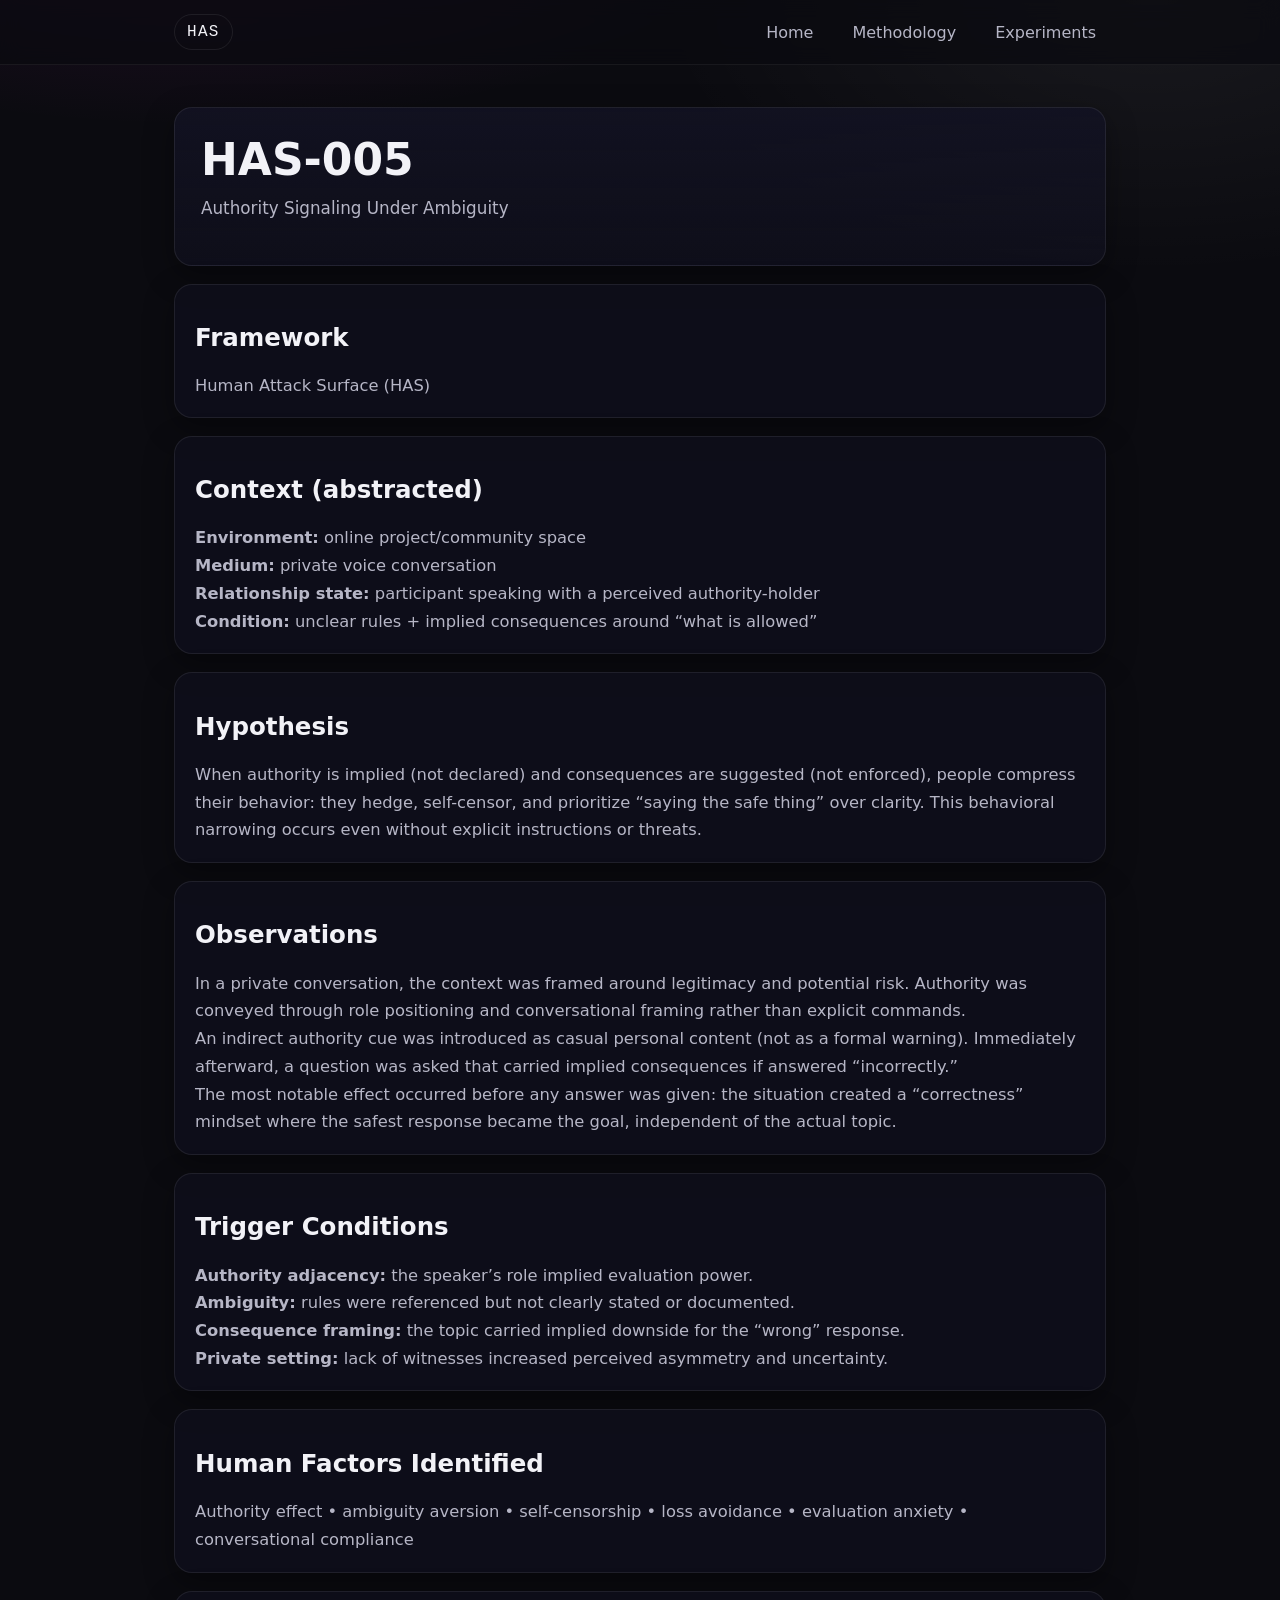
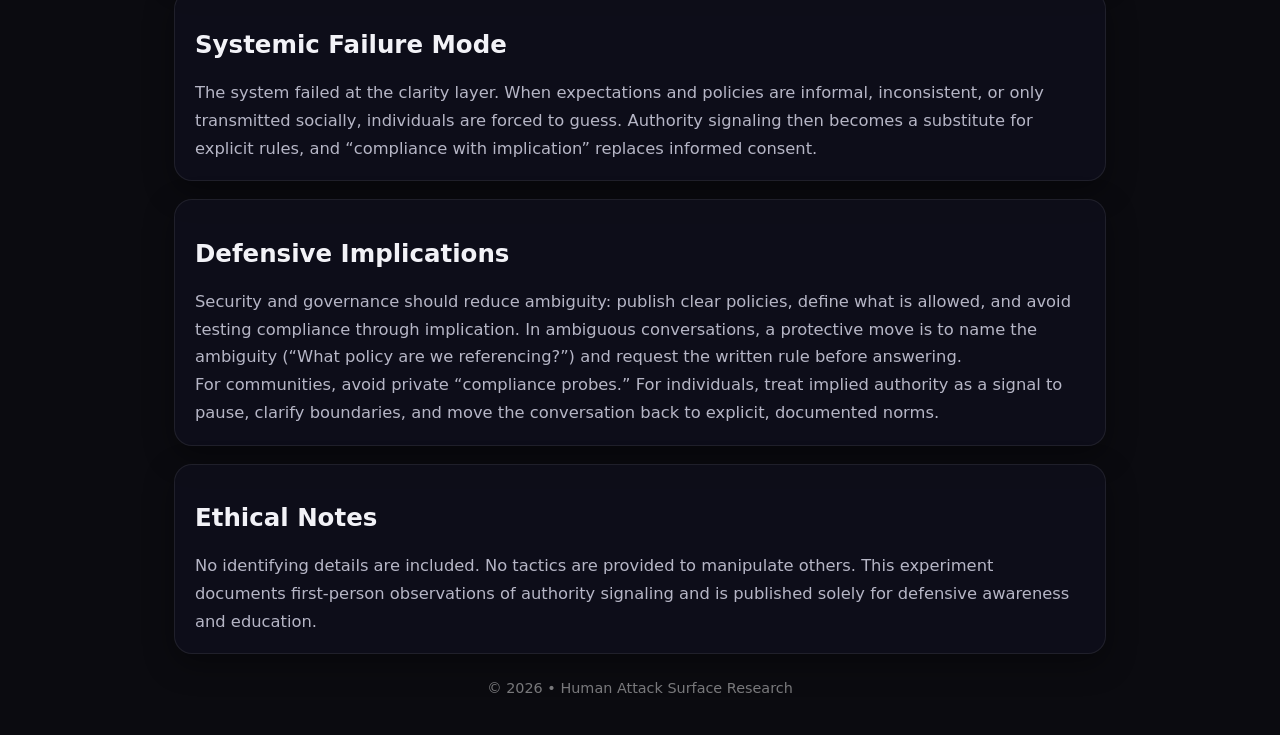
<file: has-005.html>
<!doctype html>
<html lang="en">
<head>
  <meta charset="utf-8" />
  <meta name="viewport" content="width=device-width,initial-scale=1" />
  <title>HAS-005 • Authority Signaling Under Ambiguity</title>
  <meta name="description" content="HAS-005 examines how implied authority and ambiguous consequence framing compress behavior and increase self-censorship before any explicit demand is made." />
  <link rel="stylesheet" href="assets/styles.css" />
</head>
<body>
  <header class="site-header">
    <div class="wrap">
      <a class="brand" href="./">HAS</a>
      <nav class="nav">
        <a href="./">Home</a>
        <a href="methodology.html">Methodology</a>
        <a href="experiments.html">Experiments</a>
      </nav>
    </div>
  </header>

  <main class="wrap">
    <section class="hero">
      <h1>HAS-005</h1>
      <p class="lede">Authority Signaling Under Ambiguity</p>
    </section>

    <section class="card">
      <h2>Framework</h2>
      <p>Human Attack Surface (HAS)</p>
    </section>

    <section class="card">
      <h2>Context (abstracted)</h2>
      <p style="color:var(--muted); line-height:1.7">
        <strong>Environment:</strong> online project/community space<br/>
        <strong>Medium:</strong> private voice conversation<br/>
        <strong>Relationship state:</strong> participant speaking with a perceived authority-holder<br/>
        <strong>Condition:</strong> unclear rules + implied consequences around “what is allowed”
      </p>
    </section>

    <section class="card">
      <h2>Hypothesis</h2>
      <p style="color:var(--muted); line-height:1.7">
        When authority is implied (not declared) and consequences are suggested (not enforced),
        people compress their behavior: they hedge, self-censor, and prioritize “saying the safe thing”
        over clarity. This behavioral narrowing occurs even without explicit instructions or threats.
      </p>
    </section>

    <section class="card">
      <h2>Observations</h2>
      <p style="color:var(--muted); line-height:1.7">
        In a private conversation, the context was framed around legitimacy and potential risk. Authority
        was conveyed through role positioning and conversational framing rather than explicit commands.
      </p>
      <p style="color:var(--muted); line-height:1.7">
        An indirect authority cue was introduced as casual personal content (not as a formal warning).
        Immediately afterward, a question was asked that carried implied consequences if answered “incorrectly.”
      </p>
      <p style="color:var(--muted); line-height:1.7">
        The most notable effect occurred before any answer was given: the situation created a “correctness”
        mindset where the safest response became the goal, independent of the actual topic.
      </p>
    </section>

    <section class="card">
      <h2>Trigger Conditions</h2>
      <p style="color:var(--muted); line-height:1.7">
        <strong>Authority adjacency:</strong> the speaker’s role implied evaluation power.<br/>
        <strong>Ambiguity:</strong> rules were referenced but not clearly stated or documented.<br/>
        <strong>Consequence framing:</strong> the topic carried implied downside for the “wrong” response.<br/>
        <strong>Private setting:</strong> lack of witnesses increased perceived asymmetry and uncertainty.
      </p>
    </section>

    <section class="card">
      <h2>Human Factors Identified</h2>
      <p style="color:var(--muted); line-height:1.7">
        Authority effect • ambiguity aversion • self-censorship • loss avoidance • evaluation anxiety •
        conversational compliance
      </p>
    </section>

    <section class="card">
      <h2>Systemic Failure Mode</h2>
      <p style="color:var(--muted); line-height:1.7">
        The system failed at the clarity layer. When expectations and policies are informal, inconsistent,
        or only transmitted socially, individuals are forced to guess. Authority signaling then becomes a
        substitute for explicit rules, and “compliance with implication” replaces informed consent.
      </p>
    </section>

    <section class="card">
      <h2>Defensive Implications</h2>
      <p style="color:var(--muted); line-height:1.7">
        Security and governance should reduce ambiguity: publish clear policies, define what is allowed,
        and avoid testing compliance through implication. In ambiguous conversations, a protective move is
        to name the ambiguity (“What policy are we referencing?”) and request the written rule before answering.
      </p>
      <p style="color:var(--muted); line-height:1.7">
        For communities, avoid private “compliance probes.” For individuals, treat implied authority as a
        signal to pause, clarify boundaries, and move the conversation back to explicit, documented norms.
      </p>
    </section>

    <section class="card">
      <h2>Ethical Notes</h2>
      <p style="color:var(--muted); line-height:1.7">
        No identifying details are included. No tactics are provided to manipulate others. This experiment
        documents first-person observations of authority signaling and is published solely for defensive
        awareness and education.
      </p>
    </section>

    <footer class="footer">
      <p>© <span id="y"></span> • Human Attack Surface Research</p>
    </footer>
  </main>

  <script>
    document.getElementById("y").textContent = new Date().getFullYear();
  </script>
</body>
</html>
</file>
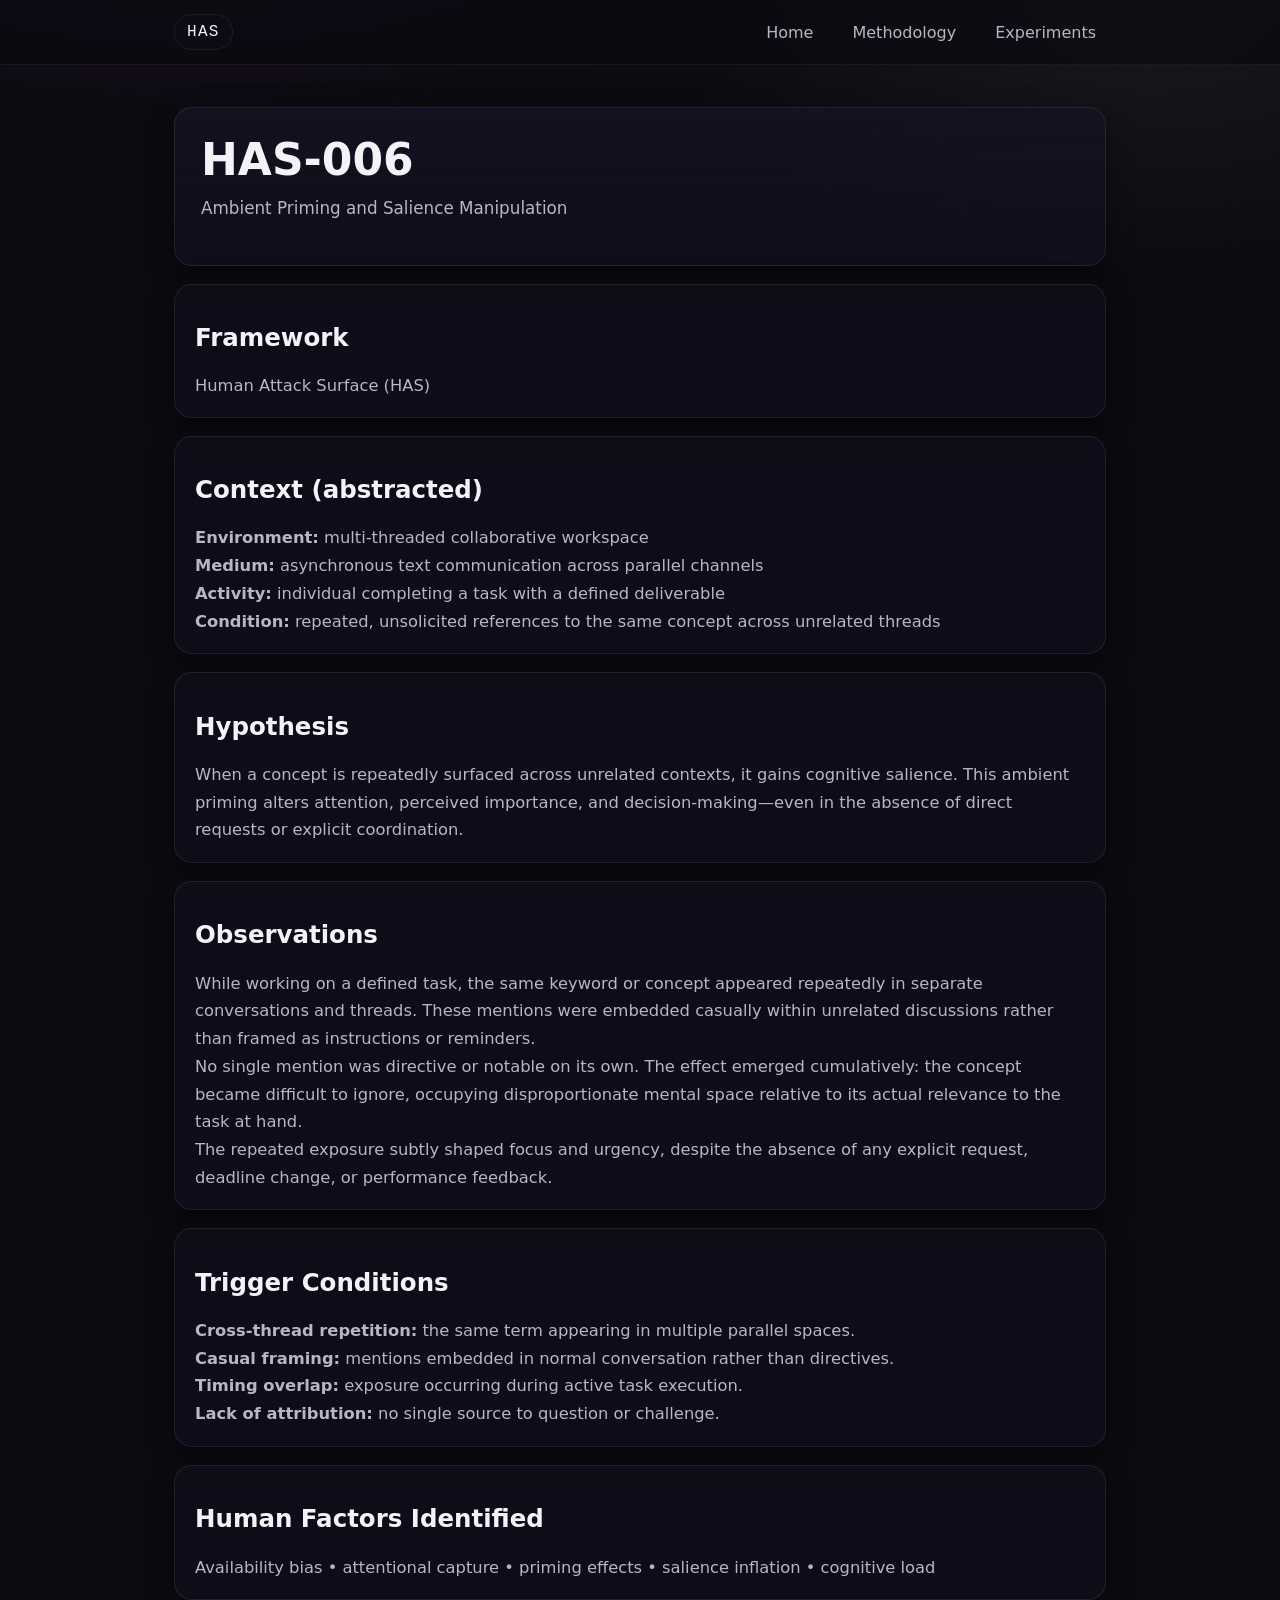
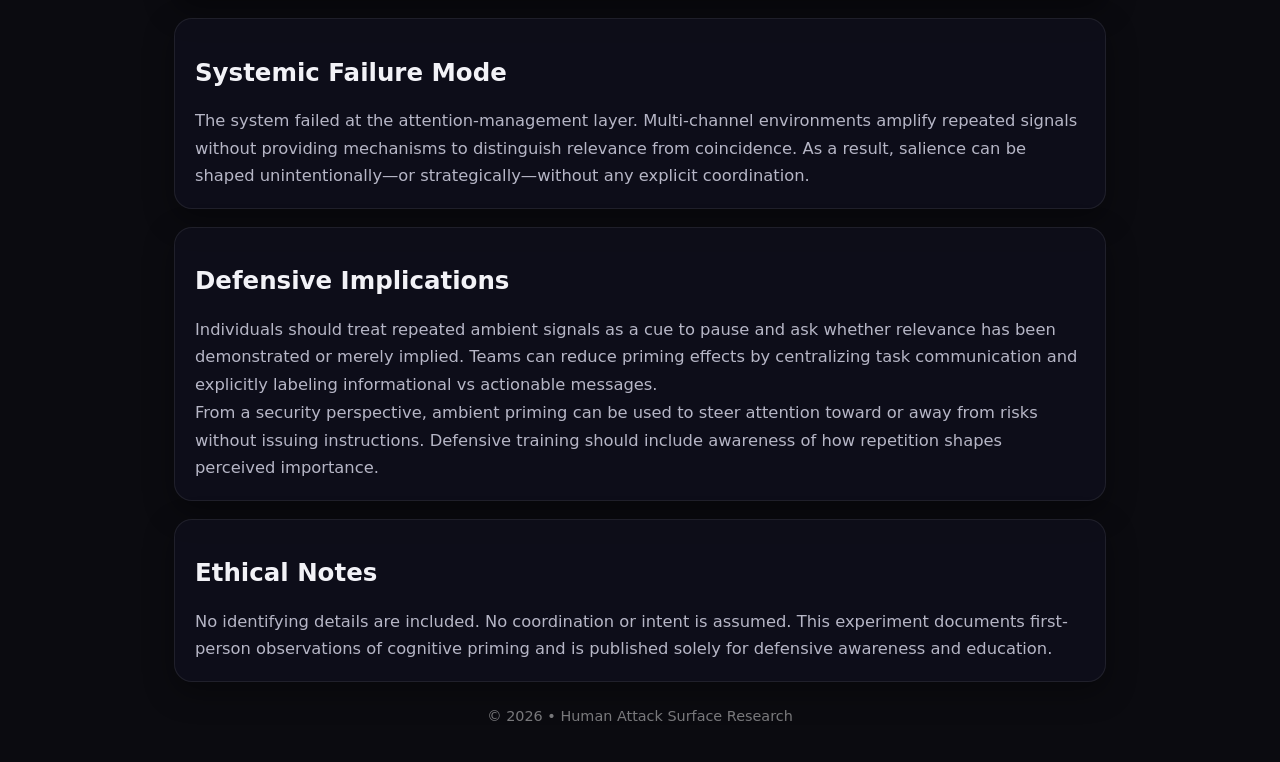
<file: has-006.html>
<!doctype html>
<html lang="en">
<head>
  <meta charset="utf-8" />
  <meta name="viewport" content="width=device-width,initial-scale=1" />
  <title>HAS-006 • Ambient Priming and Salience Manipulation</title>
  <meta name="description" content="HAS-006 examines how repeated, cross-context references prime attention and influence behavior without direct instruction or coercion." />
  <link rel="stylesheet" href="assets/styles.css" />
</head>
<body>
  <header class="site-header">
    <div class="wrap">
      <a class="brand" href="./">HAS</a>
      <nav class="nav">
        <a href="./">Home</a>
        <a href="methodology.html">Methodology</a>
        <a href="experiments.html">Experiments</a>
      </nav>
    </div>
  </header>

  <main class="wrap">
    <section class="hero">
      <h1>HAS-006</h1>
      <p class="lede">Ambient Priming and Salience Manipulation</p>
    </section>

    <section class="card">
      <h2>Framework</h2>
      <p>Human Attack Surface (HAS)</p>
    </section>

    <section class="card">
      <h2>Context (abstracted)</h2>
      <p style="color:var(--muted); line-height:1.7">
        <strong>Environment:</strong> multi-threaded collaborative workspace<br/>
        <strong>Medium:</strong> asynchronous text communication across parallel channels<br/>
        <strong>Activity:</strong> individual completing a task with a defined deliverable<br/>
        <strong>Condition:</strong> repeated, unsolicited references to the same concept across unrelated threads
      </p>
    </section>

    <section class="card">
      <h2>Hypothesis</h2>
      <p style="color:var(--muted); line-height:1.7">
        When a concept is repeatedly surfaced across unrelated contexts, it gains cognitive salience.
        This ambient priming alters attention, perceived importance, and decision-making—even in the
        absence of direct requests or explicit coordination.
      </p>
    </section>

    <section class="card">
      <h2>Observations</h2>
      <p style="color:var(--muted); line-height:1.7">
        While working on a defined task, the same keyword or concept appeared repeatedly in separate
        conversations and threads. These mentions were embedded casually within unrelated discussions
        rather than framed as instructions or reminders.
      </p>
      <p style="color:var(--muted); line-height:1.7">
        No single mention was directive or notable on its own. The effect emerged cumulatively: the
        concept became difficult to ignore, occupying disproportionate mental space relative to its
        actual relevance to the task at hand.
      </p>
      <p style="color:var(--muted); line-height:1.7">
        The repeated exposure subtly shaped focus and urgency, despite the absence of any explicit
        request, deadline change, or performance feedback.
      </p>
    </section>

    <section class="card">
      <h2>Trigger Conditions</h2>
      <p style="color:var(--muted); line-height:1.7">
        <strong>Cross-thread repetition:</strong> the same term appearing in multiple parallel spaces.<br/>
        <strong>Casual framing:</strong> mentions embedded in normal conversation rather than directives.<br/>
        <strong>Timing overlap:</strong> exposure occurring during active task execution.<br/>
        <strong>Lack of attribution:</strong> no single source to question or challenge.
      </p>
    </section>

    <section class="card">
      <h2>Human Factors Identified</h2>
      <p style="color:var(--muted); line-height:1.7">
        Availability bias • attentional capture • priming effects • salience inflation • cognitive load
      </p>
    </section>

    <section class="card">
      <h2>Systemic Failure Mode</h2>
      <p style="color:var(--muted); line-height:1.7">
        The system failed at the attention-management layer. Multi-channel environments amplify repeated
        signals without providing mechanisms to distinguish relevance from coincidence. As a result,
        salience can be shaped unintentionally—or strategically—without any explicit coordination.
      </p>
    </section>

    <section class="card">
      <h2>Defensive Implications</h2>
      <p style="color:var(--muted); line-height:1.7">
        Individuals should treat repeated ambient signals as a cue to pause and ask whether relevance
        has been demonstrated or merely implied. Teams can reduce priming effects by centralizing task
        communication and explicitly labeling informational vs actionable messages.
      </p>
      <p style="color:var(--muted); line-height:1.7">
        From a security perspective, ambient priming can be used to steer attention toward or away from
        risks without issuing instructions. Defensive training should include awareness of how repetition
        shapes perceived importance.
      </p>
    </section>

    <section class="card">
      <h2>Ethical Notes</h2>
      <p style="color:var(--muted); line-height:1.7">
        No identifying details are included. No coordination or intent is assumed. This experiment
        documents first-person observations of cognitive priming and is published solely for defensive
        awareness and education.
      </p>
    </section>

    <footer class="footer">
      <p>© <span id="y"></span> • Human Attack Surface Research</p>
    </footer>
  </main>

  <script>
    document.getElementById("y").textContent = new Date().getFullYear();
  </script>
</body>
</html>
</file>
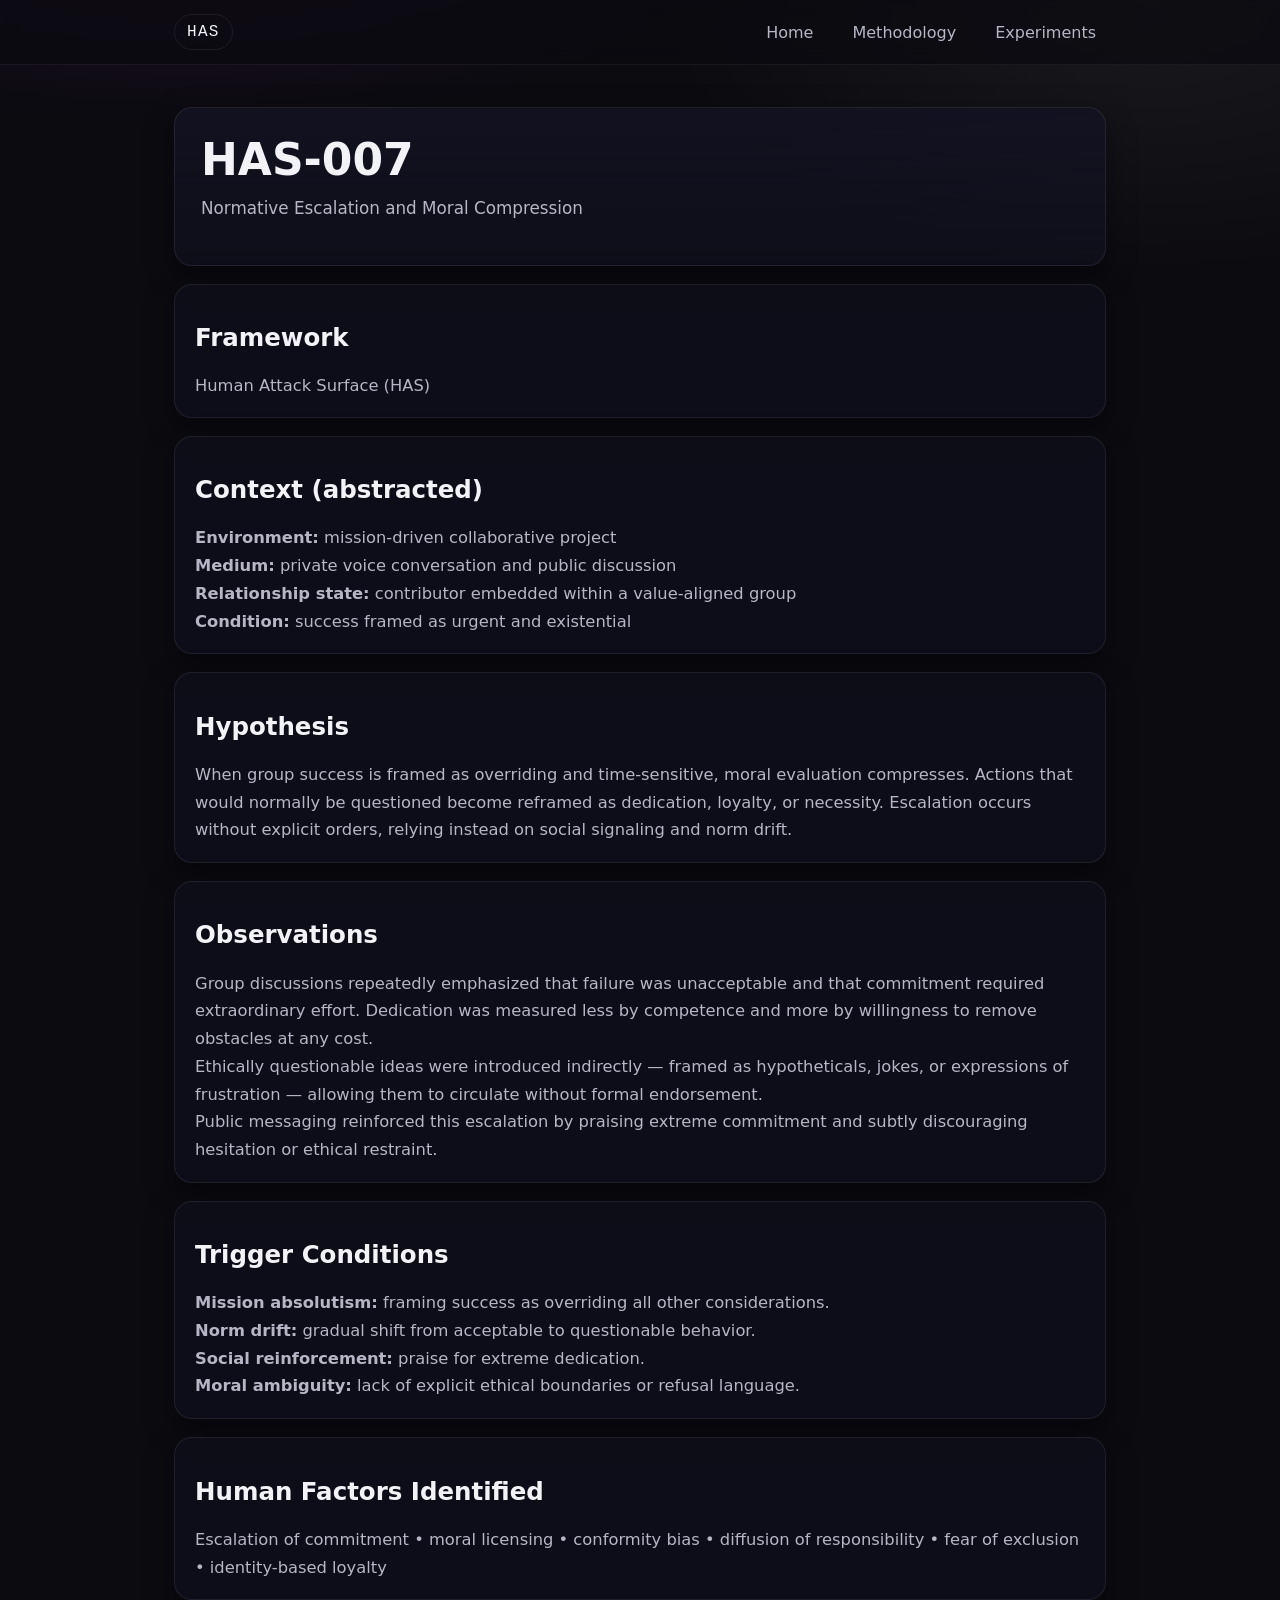
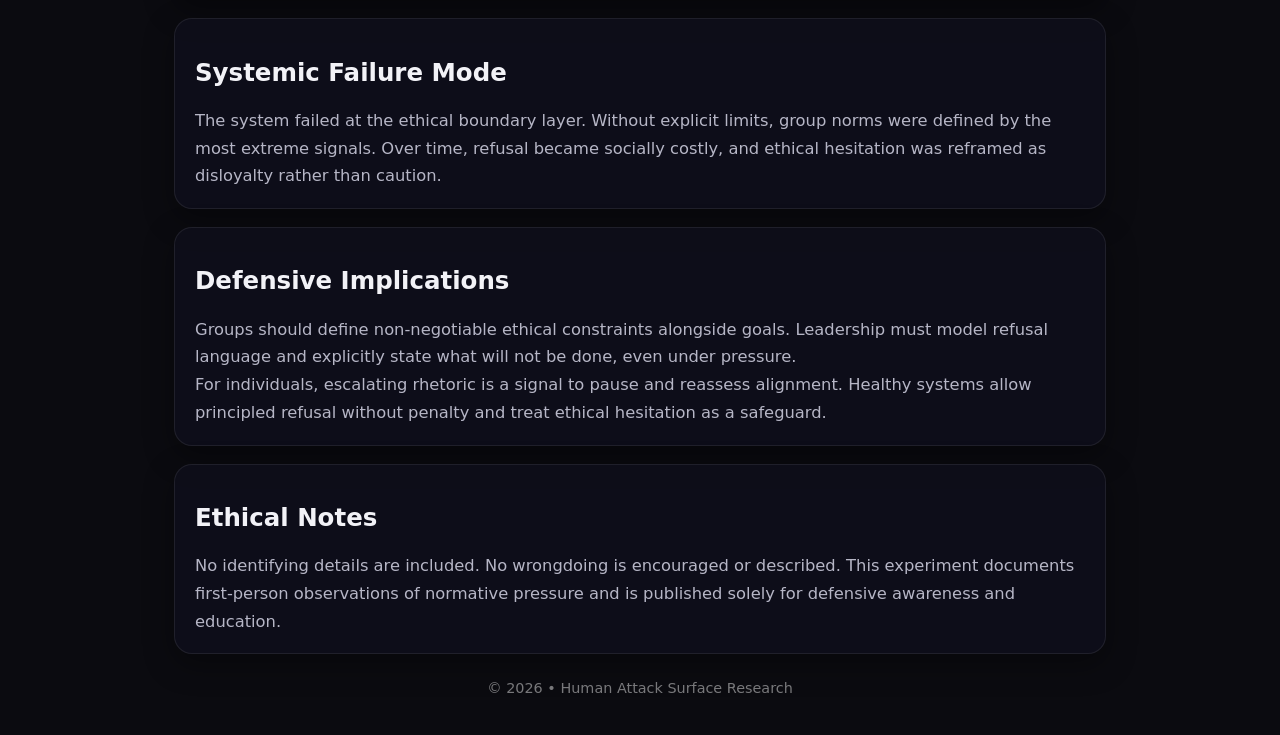
<file: has-007.html>
<!doctype html>
<html lang="en">
<head>
  <meta charset="utf-8" />
  <meta name="viewport" content="width=device-width,initial-scale=1" />
  <title>HAS-007 • Normative Escalation and Moral Compression</title>
  <meta name="description" content="HAS-007 examines how escalating group norms compress moral boundaries, reframing extreme actions as loyalty or necessity." />
  <link rel="stylesheet" href="assets/styles.css" />
</head>
<body>
  <header class="site-header">
    <div class="wrap">
      <a class="brand" href="./">HAS</a>
      <nav class="nav">
        <a href="./">Home</a>
        <a href="methodology.html">Methodology</a>
        <a href="experiments.html">Experiments</a>
      </nav>
    </div>
  </header>

  <main class="wrap">
    <section class="hero">
      <h1>HAS-007</h1>
      <p class="lede">Normative Escalation and Moral Compression</p>
    </section>

    <section class="card">
      <h2>Framework</h2>
      <p>Human Attack Surface (HAS)</p>
    </section>

    <section class="card">
      <h2>Context (abstracted)</h2>
      <p style="color:var(--muted); line-height:1.7">
        <strong>Environment:</strong> mission-driven collaborative project<br/>
        <strong>Medium:</strong> private voice conversation and public discussion<br/>
        <strong>Relationship state:</strong> contributor embedded within a value-aligned group<br/>
        <strong>Condition:</strong> success framed as urgent and existential
      </p>
    </section>

    <section class="card">
      <h2>Hypothesis</h2>
      <p style="color:var(--muted); line-height:1.7">
        When group success is framed as overriding and time-sensitive, moral evaluation compresses.
        Actions that would normally be questioned become reframed as dedication, loyalty, or necessity.
        Escalation occurs without explicit orders, relying instead on social signaling and norm drift.
      </p>
    </section>

    <section class="card">
      <h2>Observations</h2>
      <p style="color:var(--muted); line-height:1.7">
        Group discussions repeatedly emphasized that failure was unacceptable and that commitment
        required extraordinary effort. Dedication was measured less by competence and more by
        willingness to remove obstacles at any cost.
      </p>
      <p style="color:var(--muted); line-height:1.7">
        Ethically questionable ideas were introduced indirectly — framed as hypotheticals, jokes,
        or expressions of frustration — allowing them to circulate without formal endorsement.
      </p>
      <p style="color:var(--muted); line-height:1.7">
        Public messaging reinforced this escalation by praising extreme commitment and subtly
        discouraging hesitation or ethical restraint.
      </p>
    </section>

    <section class="card">
      <h2>Trigger Conditions</h2>
      <p style="color:var(--muted); line-height:1.7">
        <strong>Mission absolutism:</strong> framing success as overriding all other considerations.<br/>
        <strong>Norm drift:</strong> gradual shift from acceptable to questionable behavior.<br/>
        <strong>Social reinforcement:</strong> praise for extreme dedication.<br/>
        <strong>Moral ambiguity:</strong> lack of explicit ethical boundaries or refusal language.
      </p>
    </section>

    <section class="card">
      <h2>Human Factors Identified</h2>
      <p style="color:var(--muted); line-height:1.7">
        Escalation of commitment • moral licensing • conformity bias • diffusion of responsibility •
        fear of exclusion • identity-based loyalty
      </p>
    </section>

    <section class="card">
      <h2>Systemic Failure Mode</h2>
      <p style="color:var(--muted); line-height:1.7">
        The system failed at the ethical boundary layer. Without explicit limits, group norms were
        defined by the most extreme signals. Over time, refusal became socially costly, and ethical
        hesitation was reframed as disloyalty rather than caution.
      </p>
    </section>

    <section class="card">
      <h2>Defensive Implications</h2>
      <p style="color:var(--muted); line-height:1.7">
        Groups should define non-negotiable ethical constraints alongside goals. Leadership must
        model refusal language and explicitly state what will not be done, even under pressure.
      </p>
      <p style="color:var(--muted); line-height:1.7">
        For individuals, escalating rhetoric is a signal to pause and reassess alignment. Healthy
        systems allow principled refusal without penalty and treat ethical hesitation as a safeguard.
      </p>
    </section>

    <section class="card">
      <h2>Ethical Notes</h2>
      <p style="color:var(--muted); line-height:1.7">
        No identifying details are included. No wrongdoing is encouraged or described. This
        experiment documents first-person observations of normative pressure and is published
        solely for defensive awareness and education.
      </p>
    </section>

    <footer class="footer">
      <p>© <span id="y"></span> • Human Attack Surface Research</p>
    </footer>
  </main>

  <script>
    document.getElementById("y").textContent = new Date().getFullYear();
  </script>
</body>
</html>
</file>
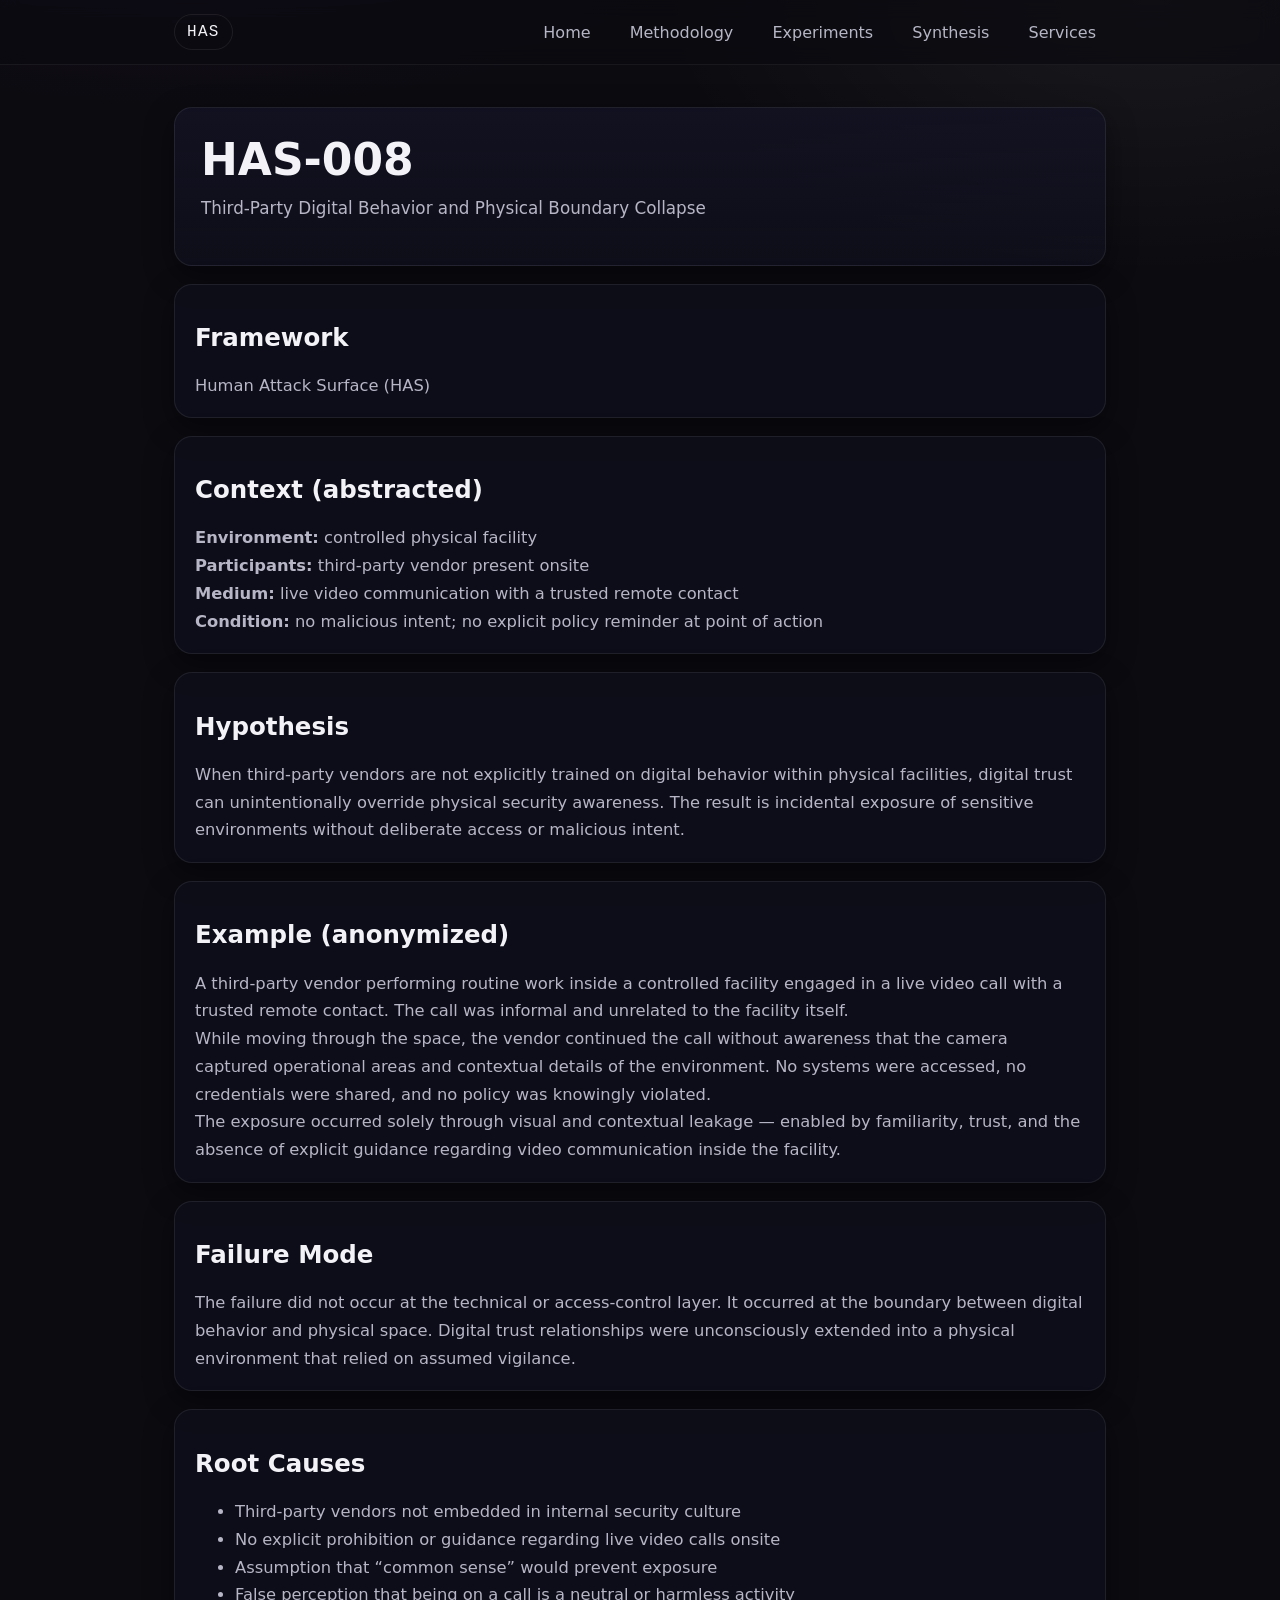
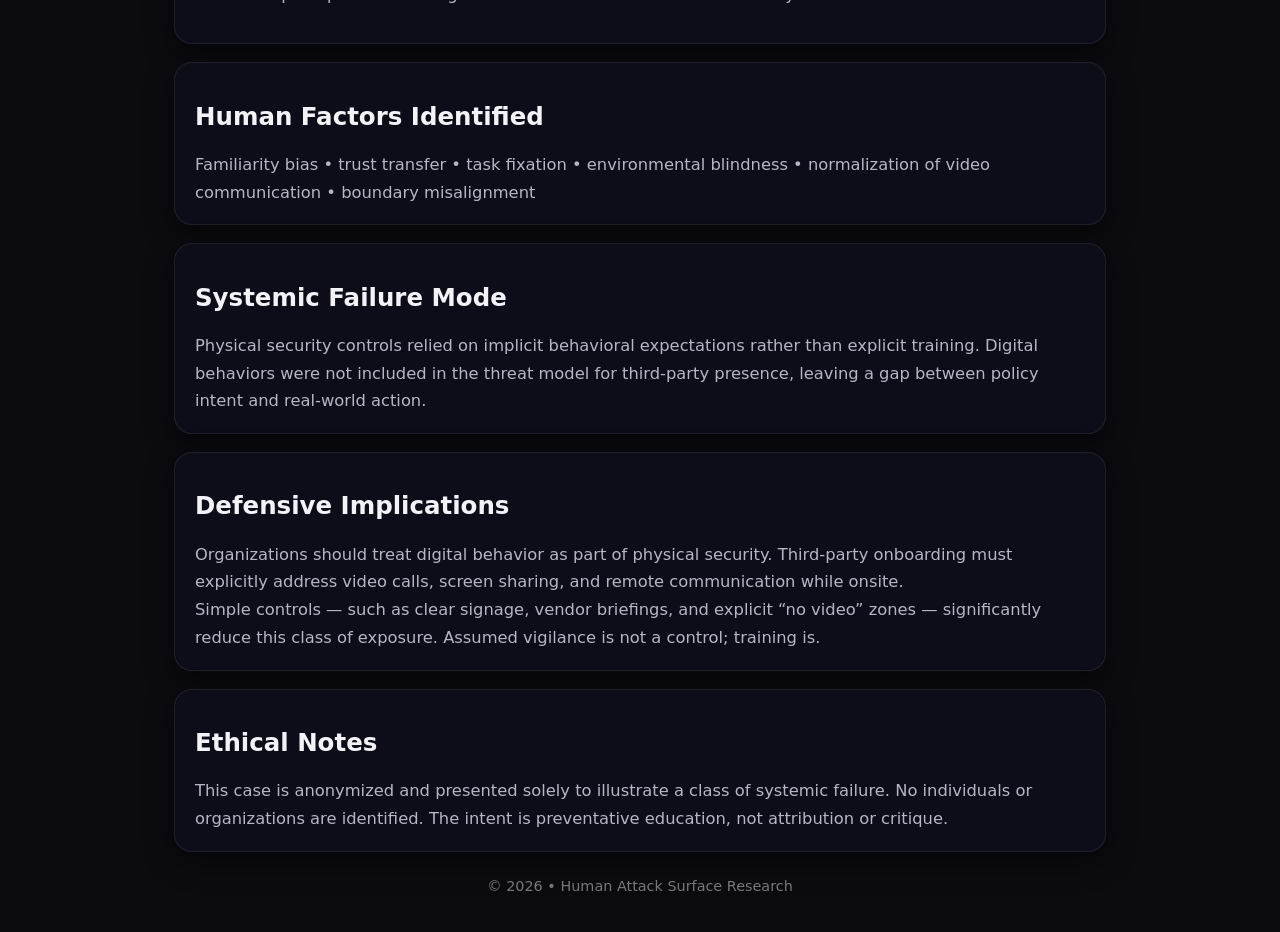
<file: has008.html>
<!doctype html>
<html lang="en">
<head>
  <meta charset="utf-8" />
  <meta name="viewport" content="width=device-width,initial-scale=1" />
  <title>HAS-008 • Third-Party Digital Behavior and Physical Boundary Collapse</title>
  <meta name="description" content="HAS-008 examines how untrained third-party digital behavior can unintentionally collapse physical security boundaries within controlled facilities." />
  <link rel="stylesheet" href="assets/styles.css" />
</head>
<body>
  <header class="site-header">
    <div class="wrap">
      <a class="brand" href="./">HAS</a>
      <nav class="nav">
        <a href="./">Home</a>
        <a href="methodology.html">Methodology</a>
        <a href="experiments.html">Experiments</a>
        <a href="has-001-007.html">Synthesis</a>
        <a href="services.html">Services</a>
      </nav>
    </div>
  </header>

  <main class="wrap">
    <section class="hero">
      <h1>HAS-008</h1>
      <p class="lede">Third-Party Digital Behavior and Physical Boundary Collapse</p>
    </section>

    <section class="card">
      <h2>Framework</h2>
      <p>Human Attack Surface (HAS)</p>
    </section>

    <section class="card">
      <h2>Context (abstracted)</h2>
      <p style="color:var(--muted); line-height:1.7">
        <strong>Environment:</strong> controlled physical facility<br/>
        <strong>Participants:</strong> third-party vendor present onsite<br/>
        <strong>Medium:</strong> live video communication with a trusted remote contact<br/>
        <strong>Condition:</strong> no malicious intent; no explicit policy reminder at point of action
      </p>
    </section>

    <section class="card">
      <h2>Hypothesis</h2>
      <p style="color:var(--muted); line-height:1.7">
        When third-party vendors are not explicitly trained on digital behavior within physical
        facilities, digital trust can unintentionally override physical security awareness.
        The result is incidental exposure of sensitive environments without deliberate access
        or malicious intent.
      </p>
    </section>

    <section class="card">
      <h2>Example (anonymized)</h2>
      <p style="color:var(--muted); line-height:1.7">
        A third-party vendor performing routine work inside a controlled facility engaged in a
        live video call with a trusted remote contact. The call was informal and unrelated to the
        facility itself.
      </p>
      <p style="color:var(--muted); line-height:1.7">
        While moving through the space, the vendor continued the call without awareness that
        the camera captured operational areas and contextual details of the environment.
        No systems were accessed, no credentials were shared, and no policy was knowingly violated.
      </p>
      <p style="color:var(--muted); line-height:1.7">
        The exposure occurred solely through visual and contextual leakage — enabled by familiarity,
        trust, and the absence of explicit guidance regarding video communication inside the facility.
      </p>
    </section>

    <section class="card">
      <h2>Failure Mode</h2>
      <p style="color:var(--muted); line-height:1.7">
        The failure did not occur at the technical or access-control layer. It occurred at the
        boundary between digital behavior and physical space. Digital trust relationships were
        unconsciously extended into a physical environment that relied on assumed vigilance.
      </p>
    </section>

    <section class="card">
      <h2>Root Causes</h2>
      <ul style="color:var(--muted); line-height:1.7">
        <li>Third-party vendors not embedded in internal security culture</li>
        <li>No explicit prohibition or guidance regarding live video calls onsite</li>
        <li>Assumption that “common sense” would prevent exposure</li>
        <li>False perception that being on a call is a neutral or harmless activity</li>
      </ul>
    </section>

    <section class="card">
      <h2>Human Factors Identified</h2>
      <p style="color:var(--muted); line-height:1.7">
        Familiarity bias • trust transfer • task fixation • environmental blindness •
        normalization of video communication • boundary misalignment
      </p>
    </section>

    <section class="card">
      <h2>Systemic Failure Mode</h2>
      <p style="color:var(--muted); line-height:1.7">
        Physical security controls relied on implicit behavioral expectations rather than
        explicit training. Digital behaviors were not included in the threat model for
        third-party presence, leaving a gap between policy intent and real-world action.
      </p>
    </section>

    <section class="card">
      <h2>Defensive Implications</h2>
      <p style="color:var(--muted); line-height:1.7">
        Organizations should treat digital behavior as part of physical security. Third-party
        onboarding must explicitly address video calls, screen sharing, and remote communication
        while onsite.
      </p>
      <p style="color:var(--muted); line-height:1.7">
        Simple controls — such as clear signage, vendor briefings, and explicit “no video” zones —
        significantly reduce this class of exposure. Assumed vigilance is not a control; training is.
      </p>
    </section>

    <section class="card">
      <h2>Ethical Notes</h2>
      <p style="color:var(--muted); line-height:1.7">
        This case is anonymized and presented solely to illustrate a class of systemic failure.
        No individuals or organizations are identified. The intent is preventative education,
        not attribution or critique.
      </p>
    </section>

    <footer class="footer">
      <p>© <span id="y"></span> • Human Attack Surface Research</p>
    </footer>
  </main>

  <script>
    document.getElementById("y").textContent = new Date().getFullYear();
  </script>
</body>
</html>
</file>
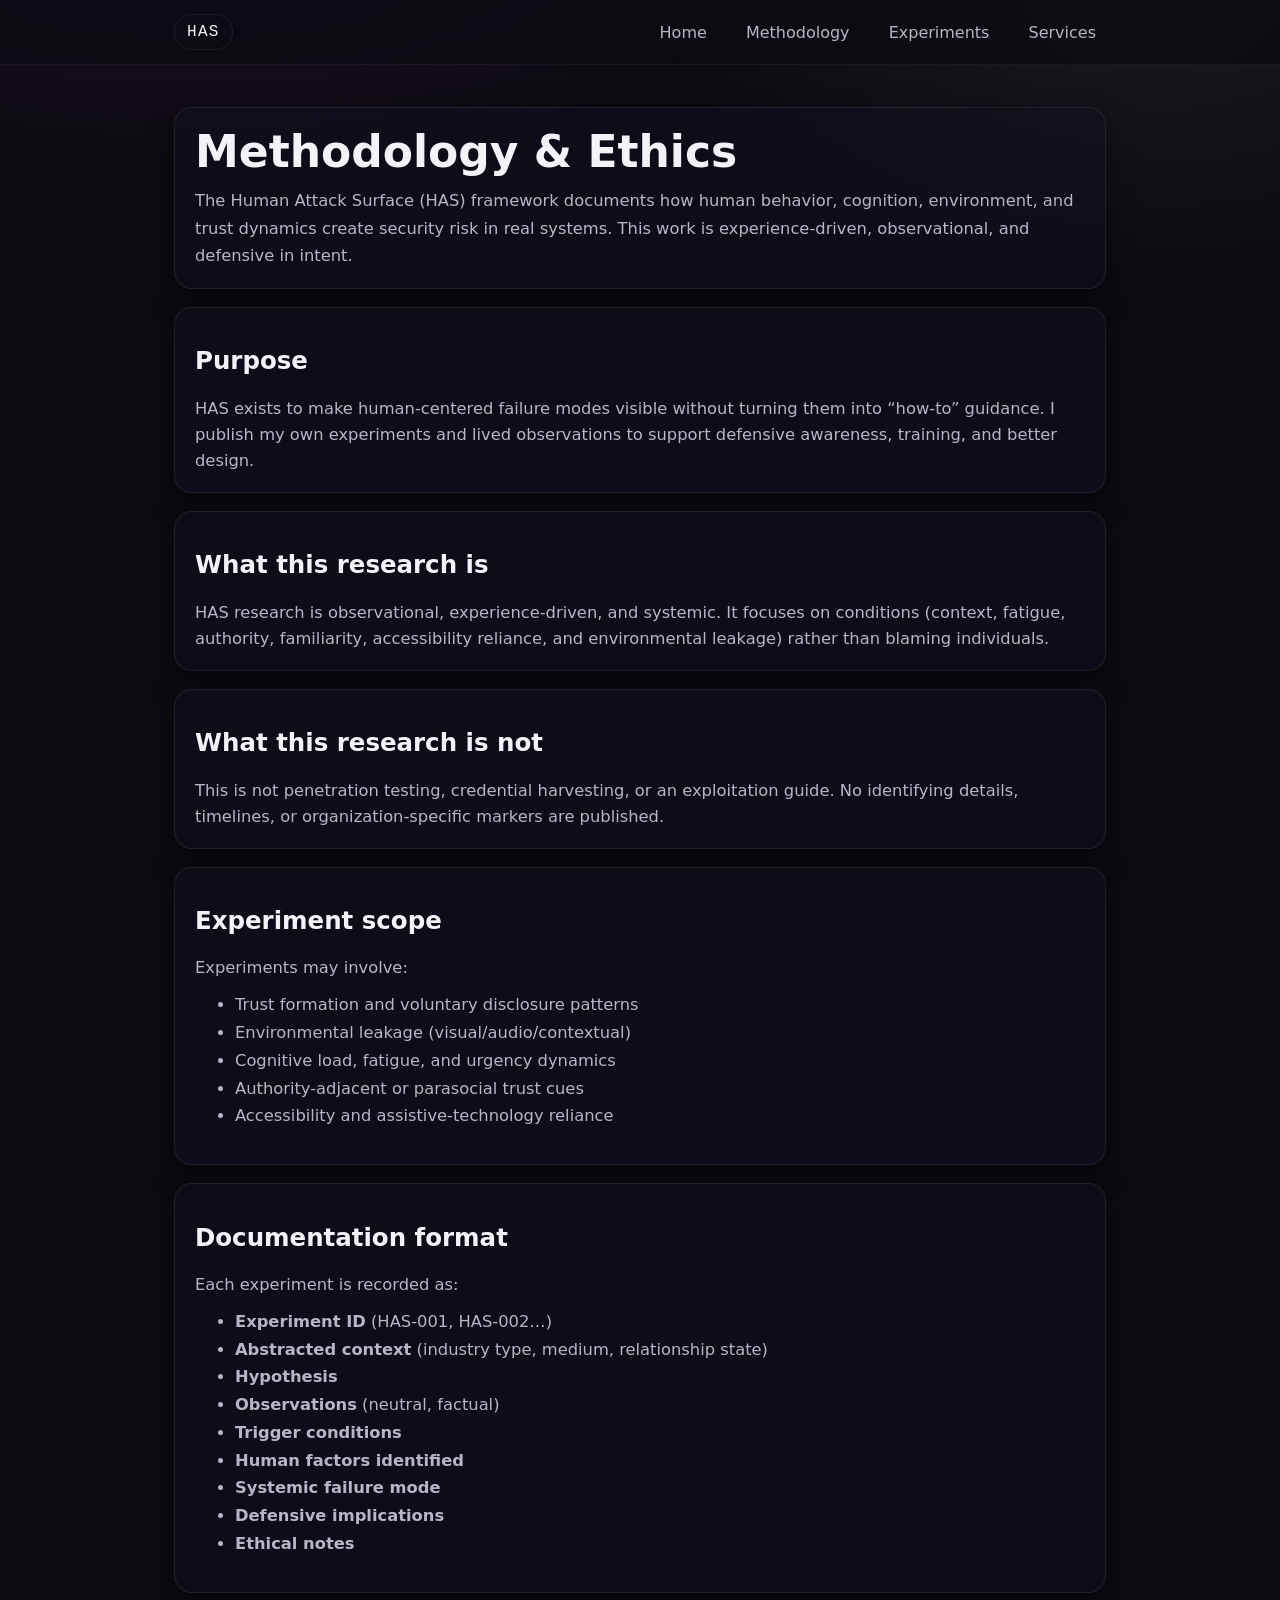
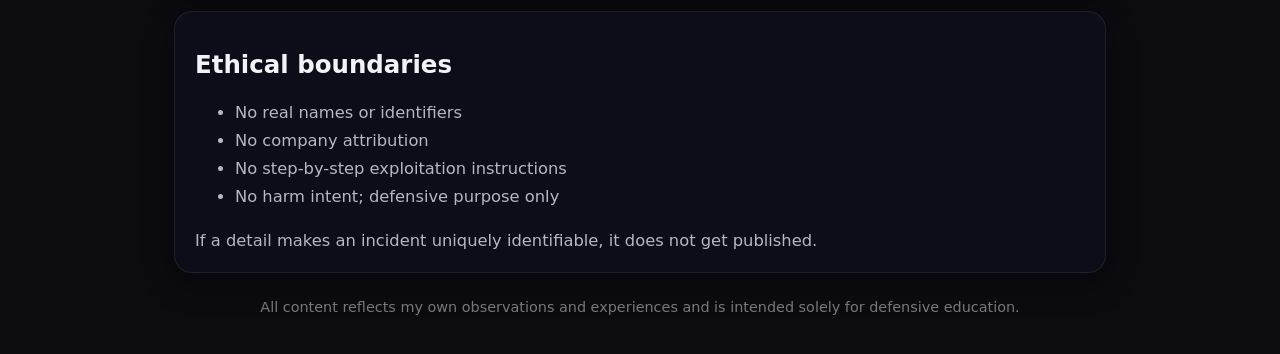
<file: methodology.html>
<!doctype html>
<html lang="en">
<head>
  <meta charset="utf-8" />
  <meta name="viewport" content="width=device-width,initial-scale=1" />
  <title>Methodology • HAS</title>
  <link rel="stylesheet" href="assets/styles.css" />
</head>
<body>
  <header class="site-header">
    <div class="wrap">
      <a class="brand" href="./">HAS</a>
      <nav class="nav">
        <a href="./">Home</a>
        <a href="methodology.html">Methodology</a>
        <a href="experiments.html">Experiments</a>
         <a href="services.html">Services</a>
      </nav>
    </div>
  </header>

  <main class="wrap">
  <section class="card">
    <h1>Methodology & Ethics</h1>
    <p style="color:var(--muted);line-height:1.7;margin-top:10px">
      The Human Attack Surface (HAS) framework documents how human behavior, cognition, environment, and trust dynamics
      create security risk in real systems. This work is experience-driven, observational, and defensive in intent.
    </p>
  </section>

  <section class="card">
    <h2>Purpose</h2>
    <p>
      HAS exists to make human-centered failure modes visible without turning them into “how-to” guidance.
      I publish my own experiments and lived observations to support defensive awareness, training, and better design.
    </p>
  </section>

  <section class="card">
    <h2>What this research is</h2>
    <p>
      HAS research is observational, experience-driven, and systemic. It focuses on conditions (context, fatigue, authority,
      familiarity, accessibility reliance, and environmental leakage) rather than blaming individuals.
    </p>
  </section>

  <section class="card">
    <h2>What this research is not</h2>
    <p>
      This is not penetration testing, credential harvesting, or an exploitation guide.
      No identifying details, timelines, or organization-specific markers are published.
    </p>
  </section>

  <section class="card">
    <h2>Experiment scope</h2>
    <p style="margin-bottom:10px">Experiments may involve:</p>
    <ul style="color:var(--muted);line-height:1.7;margin-top:0">
      <li>Trust formation and voluntary disclosure patterns</li>
      <li>Environmental leakage (visual/audio/contextual)</li>
      <li>Cognitive load, fatigue, and urgency dynamics</li>
      <li>Authority-adjacent or parasocial trust cues</li>
      <li>Accessibility and assistive-technology reliance</li>
    </ul>
  </section>

  <section class="card">
    <h2>Documentation format</h2>
    <p style="margin-bottom:10px">Each experiment is recorded as:</p>
    <ul style="color:var(--muted);line-height:1.7;margin-top:0">
      <li><strong>Experiment ID</strong> (HAS-001, HAS-002…)</li>
      <li><strong>Abstracted context</strong> (industry type, medium, relationship state)</li>
      <li><strong>Hypothesis</strong></li>
      <li><strong>Observations</strong> (neutral, factual)</li>
      <li><strong>Trigger conditions</strong></li>
      <li><strong>Human factors identified</strong></li>
      <li><strong>Systemic failure mode</strong></li>
      <li><strong>Defensive implications</strong></li>
      <li><strong>Ethical notes</strong></li>
    </ul>
  </section>

  <section class="card">
    <h2>Ethical boundaries</h2>
    <ul style="color:var(--muted);line-height:1.7;margin-top:0">
      <li>No real names or identifiers</li>
      <li>No company attribution</li>
      <li>No step-by-step exploitation instructions</li>
      <li>No harm intent; defensive purpose only</li>
    </ul>
    <p style="color:var(--muted);line-height:1.7;margin-top:10px">
      If a detail makes an incident uniquely identifiable, it does not get published.
    </p>
  </section>

  <footer class="footer">
    <p>All content reflects my own observations and experiences and is intended solely for defensive education.</p>
  </footer>
</main>
</body>
</html>
</file>
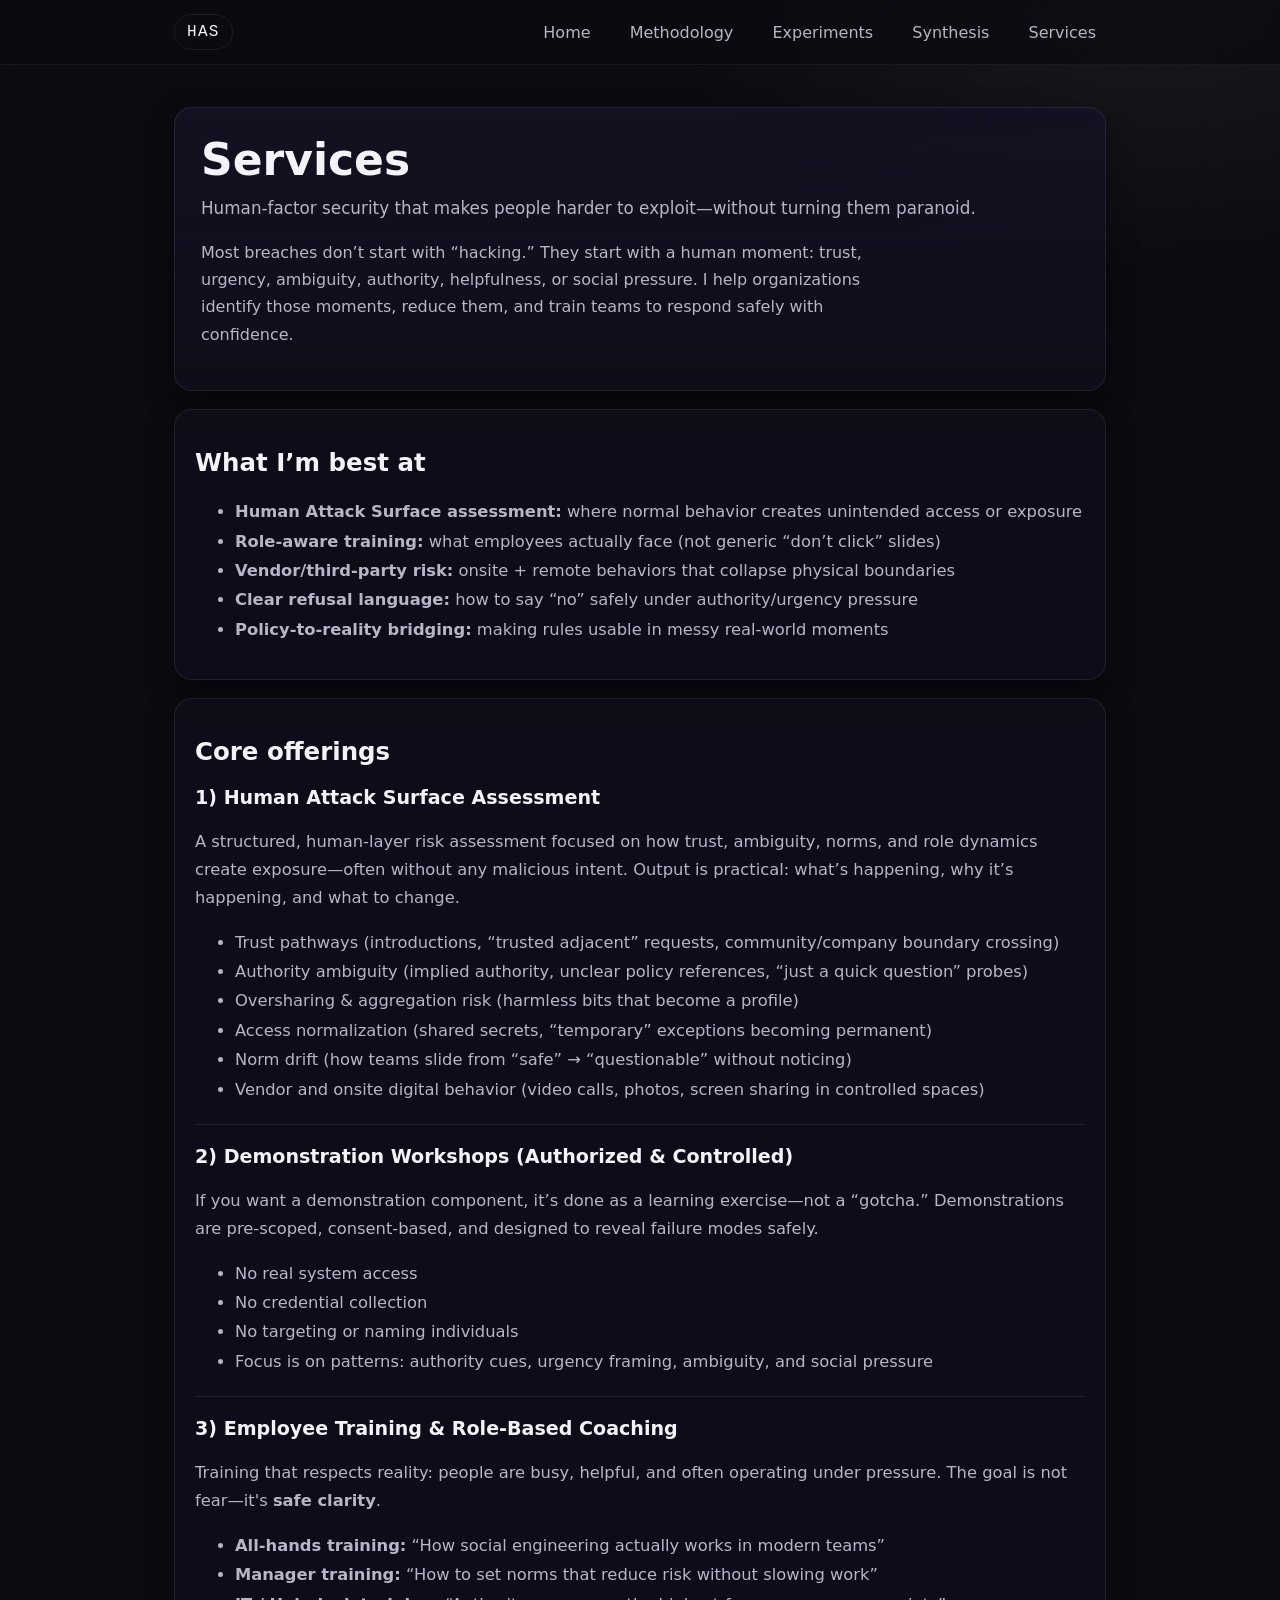
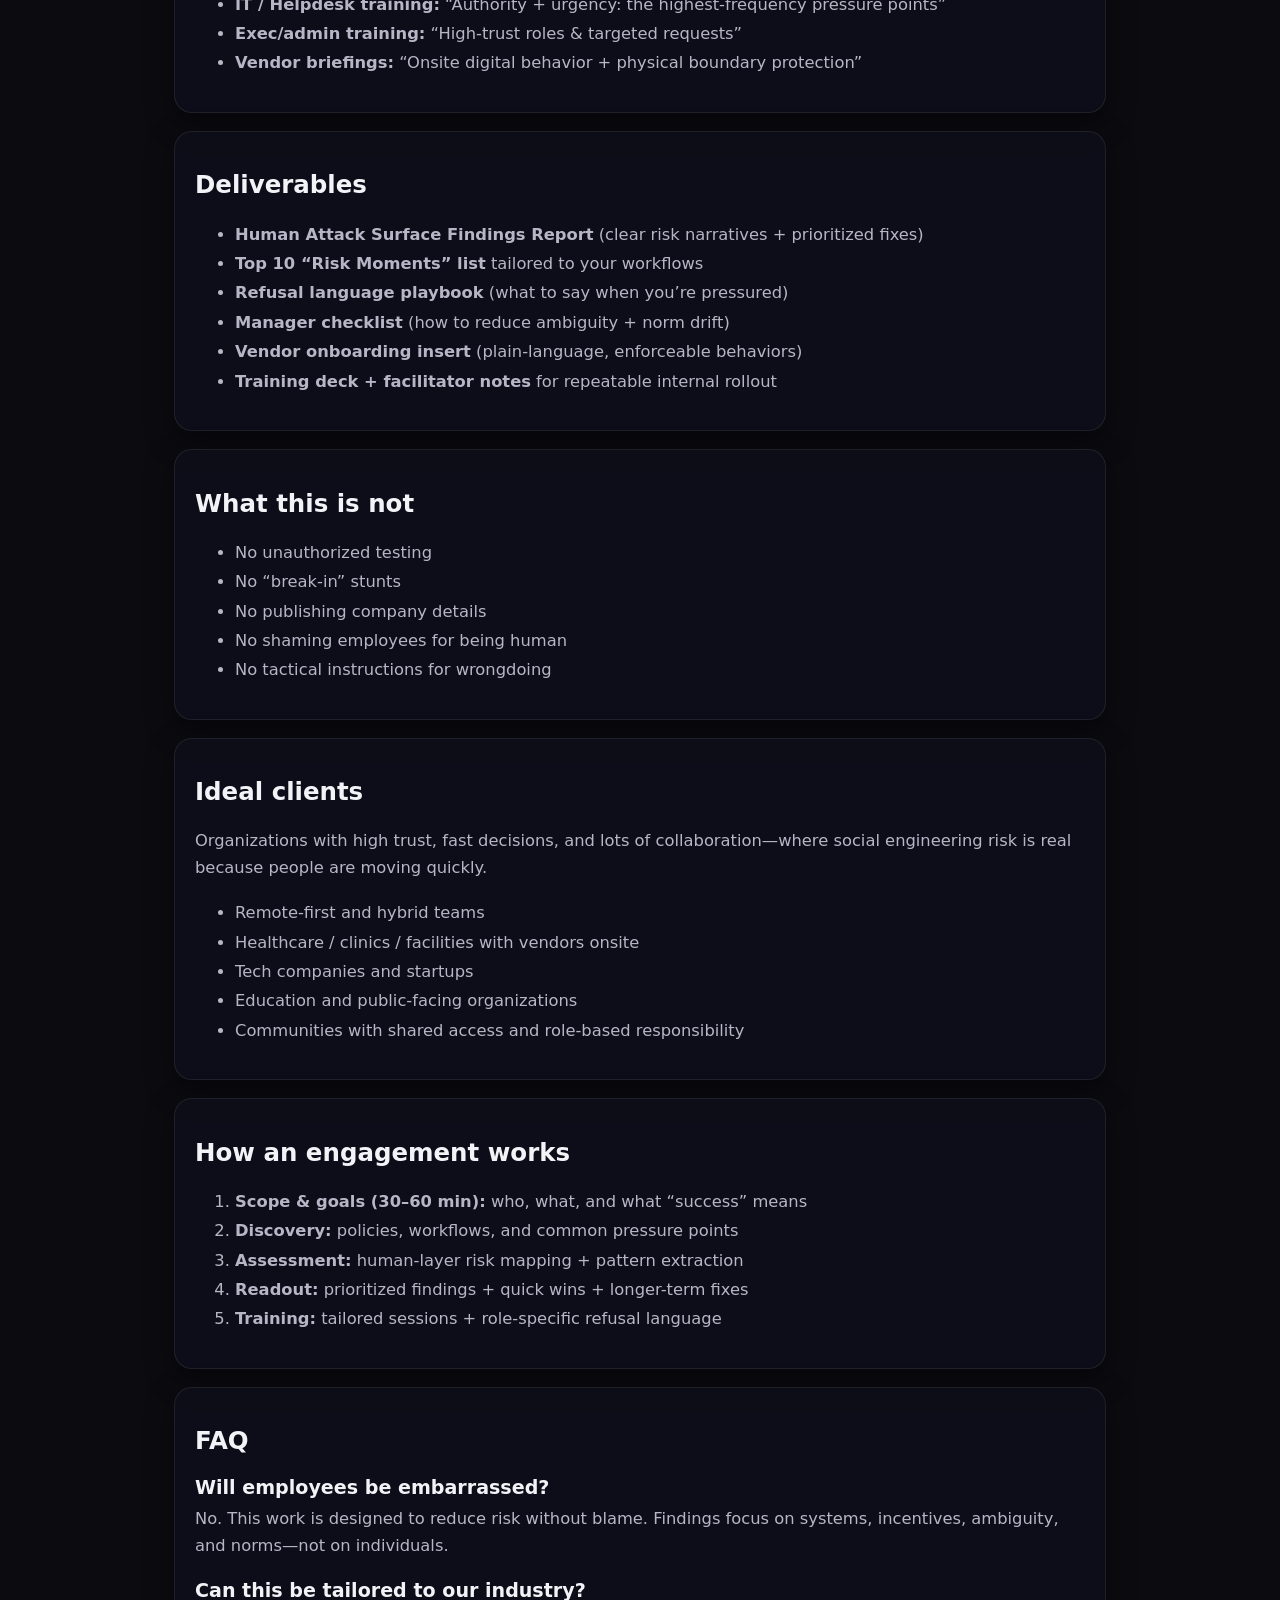
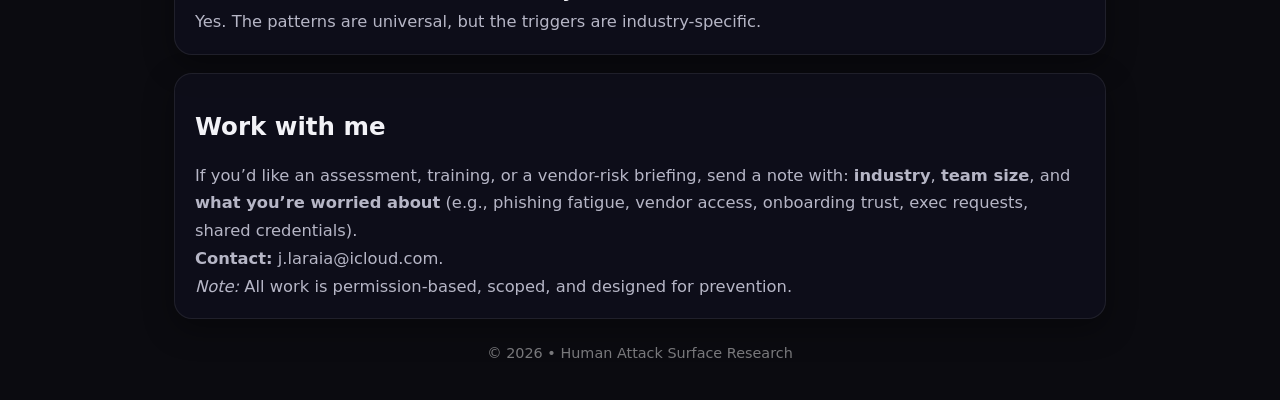
<file: services.html>
<!doctype html>
<html lang="en">
<head>
  <meta charset="utf-8" />
  <meta name="viewport" content="width=device-width,initial-scale=1" />
  <title>Services • Human Attack Surface</title>
  <meta name="description" content="Human-factor security assessments and training that reduce risk created by trust, ambiguity, authority, and social pressure—without blame or fear." />
  <link rel="stylesheet" href="assets/styles.css" />
</head>
<body>
  <header class="site-header">
    <div class="wrap">
      <a class="brand" href="./">HAS</a>
      <nav class="nav">
        <a href="./">Home</a>
        <a href="methodology.html">Methodology</a>
        <a href="experiments.html">Experiments</a>
        <a href="has-001-007.html">Synthesis</a>
        <a href="services.html" aria-current="page">Services</a>
      </nav>
    </div>
  </header>

  <main class="wrap">
    <section class="hero">
      <h1>Services</h1>
      <p class="lede">Human-factor security that makes people harder to exploit—without turning them paranoid.</p>
      <p style="color:var(--muted); line-height:1.7; max-width: 70ch;">
        Most breaches don’t start with “hacking.” They start with a human moment: trust, urgency, ambiguity,
        authority, helpfulness, or social pressure. I help organizations identify those moments, reduce them,
        and train teams to respond safely with confidence.
      </p>
    </section>

    <section class="card">
      <h2>What I’m best at</h2>
      <ul style="color:var(--muted); line-height:1.8">
        <li><strong>Human Attack Surface assessment:</strong> where normal behavior creates unintended access or exposure</li>
        <li><strong>Role-aware training:</strong> what employees actually face (not generic “don’t click” slides)</li>
        <li><strong>Vendor/third-party risk:</strong> onsite + remote behaviors that collapse physical boundaries</li>
        <li><strong>Clear refusal language:</strong> how to say “no” safely under authority/urgency pressure</li>
        <li><strong>Policy-to-reality bridging:</strong> making rules usable in messy real-world moments</li>
      </ul>
    </section>

    <section class="card">
      <h2>Core offerings</h2>

      <h3 style="margin-top:0">1) Human Attack Surface Assessment</h3>
      <p style="color:var(--muted); line-height:1.7">
        A structured, human-layer risk assessment focused on how trust, ambiguity, norms, and role dynamics
        create exposure—often without any malicious intent. Output is practical: what’s happening, why it’s
        happening, and what to change.
      </p>
      <ul style="color:var(--muted); line-height:1.8">
        <li>Trust pathways (introductions, “trusted adjacent” requests, community/company boundary crossing)</li>
        <li>Authority ambiguity (implied authority, unclear policy references, “just a quick question” probes)</li>
        <li>Oversharing & aggregation risk (harmless bits that become a profile)</li>
        <li>Access normalization (shared secrets, “temporary” exceptions becoming permanent)</li>
        <li>Norm drift (how teams slide from “safe” → “questionable” without noticing)</li>
        <li>Vendor and onsite digital behavior (video calls, photos, screen sharing in controlled spaces)</li>
      </ul>

      <hr style="border:none; border-top:1px solid rgba(255,255,255,.08); margin:20px 0;" />

      <h3>2) Demonstration Workshops (Authorized &amp; Controlled)</h3>
      <p style="color:var(--muted); line-height:1.7">
        If you want a demonstration component, it’s done as a learning exercise—not a “gotcha.”
        Demonstrations are pre-scoped, consent-based, and designed to reveal failure modes safely.
      </p>
      <ul style="color:var(--muted); line-height:1.8">
        <li>No real system access</li>
        <li>No credential collection</li>
        <li>No targeting or naming individuals</li>
        <li>Focus is on patterns: authority cues, urgency framing, ambiguity, and social pressure</li>
      </ul>

      <hr style="border:none; border-top:1px solid rgba(255,255,255,.08); margin:20px 0;" />

      <h3>3) Employee Training &amp; Role-Based Coaching</h3>
      <p style="color:var(--muted); line-height:1.7">
        Training that respects reality: people are busy, helpful, and often operating under pressure.
        The goal is not fear—it's <strong>safe clarity</strong>.
      </p>
      <ul style="color:var(--muted); line-height:1.8">
        <li><strong>All-hands training:</strong> “How social engineering actually works in modern teams”</li>
        <li><strong>Manager training:</strong> “How to set norms that reduce risk without slowing work”</li>
        <li><strong>IT / Helpdesk training:</strong> “Authority + urgency: the highest-frequency pressure points”</li>
        <li><strong>Exec/admin training:</strong> “High-trust roles &amp; targeted requests”</li>
        <li><strong>Vendor briefings:</strong> “Onsite digital behavior + physical boundary protection”</li>
      </ul>
    </section>

    <section class="card">
      <h2>Deliverables</h2>
      <ul style="color:var(--muted); line-height:1.8">
        <li><strong>Human Attack Surface Findings Report</strong> (clear risk narratives + prioritized fixes)</li>
        <li><strong>Top 10 “Risk Moments” list</strong> tailored to your workflows</li>
        <li><strong>Refusal language playbook</strong> (what to say when you’re pressured)</li>
        <li><strong>Manager checklist</strong> (how to reduce ambiguity + norm drift)</li>
        <li><strong>Vendor onboarding insert</strong> (plain-language, enforceable behaviors)</li>
        <li><strong>Training deck + facilitator notes</strong> for repeatable internal rollout</li>
      </ul>
    </section>

    <section class="card">
      <h2>What this is not</h2>
      <ul style="color:var(--muted); line-height:1.8">
        <li>No unauthorized testing</li>
        <li>No “break-in” stunts</li>
        <li>No publishing company details</li>
        <li>No shaming employees for being human</li>
        <li>No tactical instructions for wrongdoing</li>
      </ul>
    </section>

    <section class="card">
      <h2>Ideal clients</h2>
      <p style="color:var(--muted); line-height:1.7">
        Organizations with high trust, fast decisions, and lots of collaboration—where social engineering
        risk is real because people are moving quickly.
      </p>
      <ul style="color:var(--muted); line-height:1.8">
        <li>Remote-first and hybrid teams</li>
        <li>Healthcare / clinics / facilities with vendors onsite</li>
        <li>Tech companies and startups</li>
        <li>Education and public-facing organizations</li>
        <li>Communities with shared access and role-based responsibility</li>
      </ul>
    </section>

    <section class="card">
      <h2>How an engagement works</h2>
      <ol style="color:var(--muted); line-height:1.8">
        <li><strong>Scope &amp; goals (30–60 min):</strong> who, what, and what “success” means</li>
        <li><strong>Discovery:</strong> policies, workflows, and common pressure points</li>
        <li><strong>Assessment:</strong> human-layer risk mapping + pattern extraction</li>
        <li><strong>Readout:</strong> prioritized findings + quick wins + longer-term fixes</li>
        <li><strong>Training:</strong> tailored sessions + role-specific refusal language</li>
      </ol>
    </section>

    <section class="card">
      <h2>FAQ</h2>

      <h3 style="margin-bottom:6px">Will employees be embarrassed?</h3>
      <p style="color:var(--muted); line-height:1.7; margin-top:0">
        No. This work is designed to reduce risk without blame. Findings focus on systems, incentives,
        ambiguity, and norms—not on individuals.
      </p>
      
      <h3 style="margin-bottom:6px">Can this be tailored to our industry?</h3>
      <p style="color:var(--muted); line-height:1.7; margin-top:0">
        Yes. The patterns are universal, but the triggers are industry-specific.
      </p>
    </section>

    <section class="card">
      <h2>Work with me</h2>
      <p style="color:var(--muted); line-height:1.7">
        If you’d like an assessment, training, or a vendor-risk briefing, send a note with:
        <strong>industry</strong>, <strong>team size</strong>, and <strong>what you’re worried about</strong>
        (e.g., phishing fatigue, vendor access, onboarding trust, exec requests, shared credentials).
      </p>

      <p style="color:var(--muted); line-height:1.7">
        <strong>Contact:</strong>
        <span>j.laraia@icloud.com.</span>
      </p>

      <p style="color:var(--muted); line-height:1.7">
        <em>Note:</em> All work is permission-based, scoped, and designed for prevention.
      </p>
    </section>

    <footer class="footer">
      <p>© <span id="y"></span> • Human Attack Surface Research</p>
    </footer>
  </main>

  <script>
    document.getElementById("y").textContent = new Date().getFullYear();
  </script>
</body>
</html>
</file>
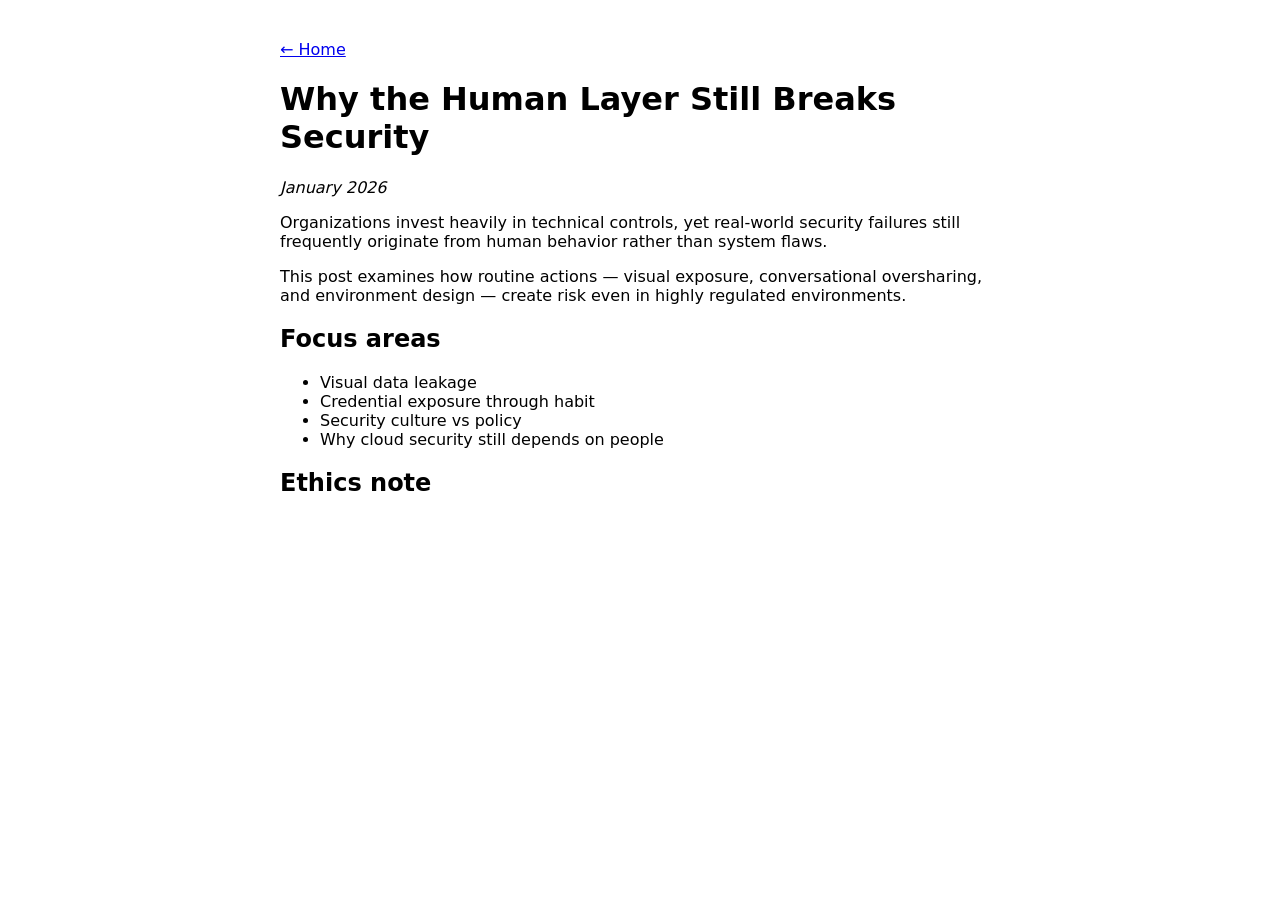
<file: posts/human-layer.html>
<!doctype html>
<html>
<head>
  <meta charset="utf-8" />
  <meta name="viewport" content="width=device-width, initial-scale=1" />
  <title>Why the Human Layer Still Breaks Security</title>
</head>

<body style="font-family: system-ui; max-width: 720px; margin: 40px auto; padding: 0 16px;">

  <a href="/">← Home</a>

  <h1>Why the Human Layer Still Breaks Security</h1>
  <p><em>January 2026</em></p>

  <p>
    Organizations invest heavily in technical controls, yet real-world security
    failures still frequently originate from human behavior rather than system flaws.
  </p>

  <p>
    This post examines how routine actions — visual exposure, conversational
    oversharing, and environment design — create risk even in highly regulated
    environments.
  </p>

  <h2>Focus areas</h2>
  <ul>
    <li>Visual data leakage</li>
    <li>Credential exposure through habit</li>
    <li>Security culture vs policy</li>
    <li>Why cloud security still depends on people</li>
  </ul>

  <h2>Ethics note</h2>
  <p>
   
  </p>

</body>
</html>
</file>
<file: assets/styles.css>
:root{
  --bg:#0b0b10;
  --panel:#121222;
  --text:#f2f2f7;
  --muted:#b6b6c6;
  --accent:#da26da;
  --shadow: 0 10px 30px rgba(0,0,0,.35);
  --radius: 18px;
  --max: 980px;
  --mono: ui-monospace, SFMono-Regular, Menlo, Monaco, Consolas, "Liberation Mono", "Courier New", monospace;
  --sans: ui-sans-serif, system-ui, -apple-system, Segoe UI, Roboto, Helvetica, Arial, "Apple Color Emoji","Segoe UI Emoji";
}

*{box-sizing:border-box}
body{
  margin:0;
  font-family:var(--sans);
  background:
    radial-gradient(1200px 600px at 15% -10%, rgba(218,38,218,.18), transparent 60%),
    radial-gradient(900px 500px at 90% 0%, rgba(255,255,255,.06), transparent 55%),
    var(--bg);
  color:var(--text);
}
.wrap{max-width:var(--max); margin:0 auto; padding:24px}

.site-header{
  position:sticky; top:0;
  background:rgba(11,11,16,.72);
  backdrop-filter: blur(10px);
  border-bottom:1px solid rgba(255,255,255,.06);
  z-index:50;
}
.site-header .wrap{
  display:flex; align-items:center; justify-content:space-between;
  padding:14px 24px;
}
.brand{
  font-family:var(--mono);
  letter-spacing:.08em;
  color:var(--text);
  text-decoration:none;
  padding:8px 12px;
  border:1px solid rgba(255,255,255,.08);
  border-radius:999px;
}
.nav a{
  color:var(--muted);
  text-decoration:none;
  margin-left:14px;
  padding:10px 10px;
  border-radius:10px;
}
.nav a:hover{ color:var(--text); background:rgba(255,255,255,.06); }

.hero{
  margin-top:18px;
  padding:26px;
  border:1px solid rgba(255,255,255,.08);
  background: linear-gradient(180deg, rgba(18,18,34,.92), rgba(18,18,34,.55));
  border-radius: var(--radius);
  box-shadow: var(--shadow);
}
h1{margin:0 0 10px; font-size: clamp(28px, 5vw, 44px)}
.lede{margin:0 0 18px; color:var(--muted); line-height:1.55; font-size:1.05rem}

.cta-row{display:flex; gap:12px; flex-wrap:wrap; margin:16px 0 6px}
.btn{
  display:inline-flex; align-items:center; justify-content:center;
  padding:12px 16px;
  border-radius: 14px;
  text-decoration:none;
  color:#120012;
  background: var(--accent);
  font-weight:700;
  border:1px solid rgba(255,255,255,.08);
}
.btn.ghost{
  background: transparent;
  color: var(--text);
  border:1px solid rgba(218,38,218,.35);
}
.btn:hover{filter:brightness(1.05)}
.btn.ghost:hover{background:rgba(218,38,218,.12)}

.card{
  margin-top:18px;
  padding:18px 20px;
  border-radius: var(--radius);
  border:1px solid rgba(255,255,255,.08);
  background: rgba(18,18,34,.55);
  box-shadow: var(--shadow);
}
.card p{margin:0; color:var(--muted); line-height:1.6}

.footer{
  margin:26px 0 0;
  color:rgba(255,255,255,.45);
  font-size:.9rem;
  text-align:center;
}

a { color: var(--accent); }
a:hover { filter: brightness(1.1); }
.card { font-size: 1.02rem; }

a { color: var(--accent); }
a:hover { filter: brightness(1.1); }
</file>
